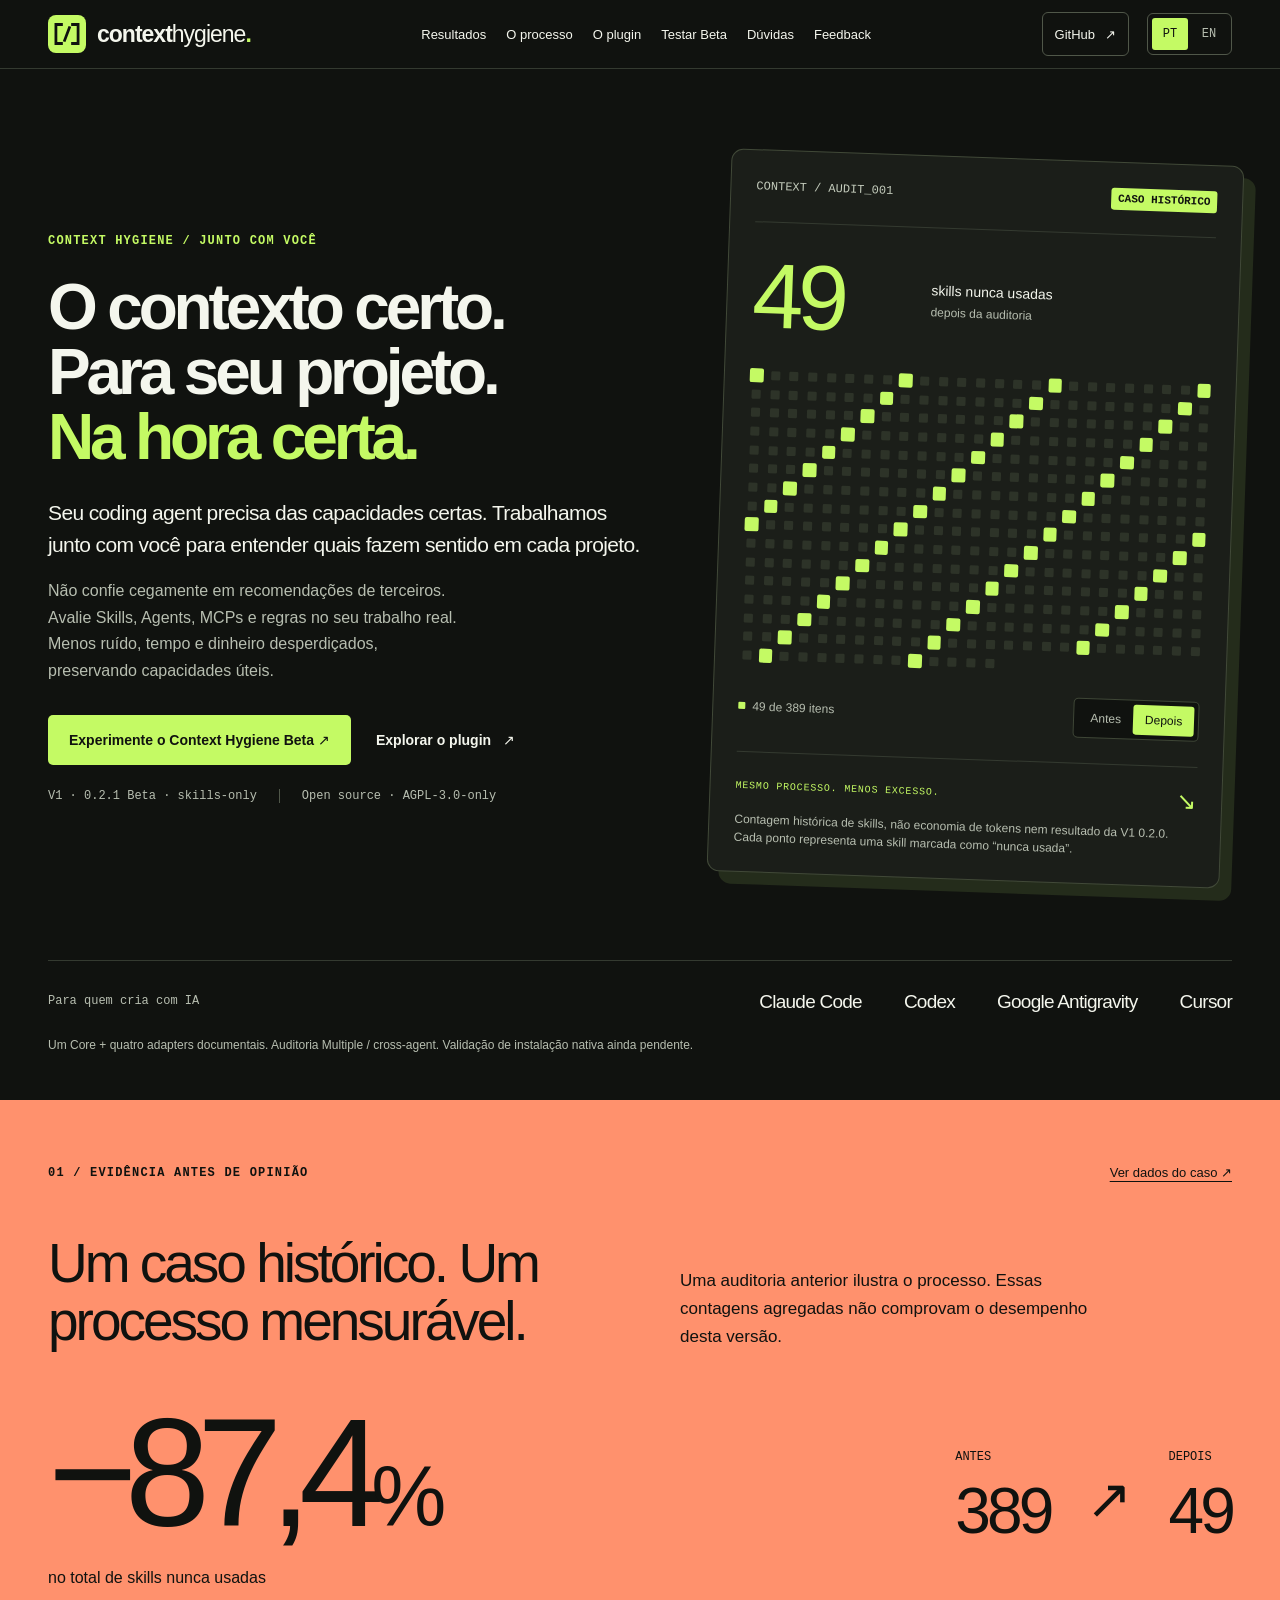
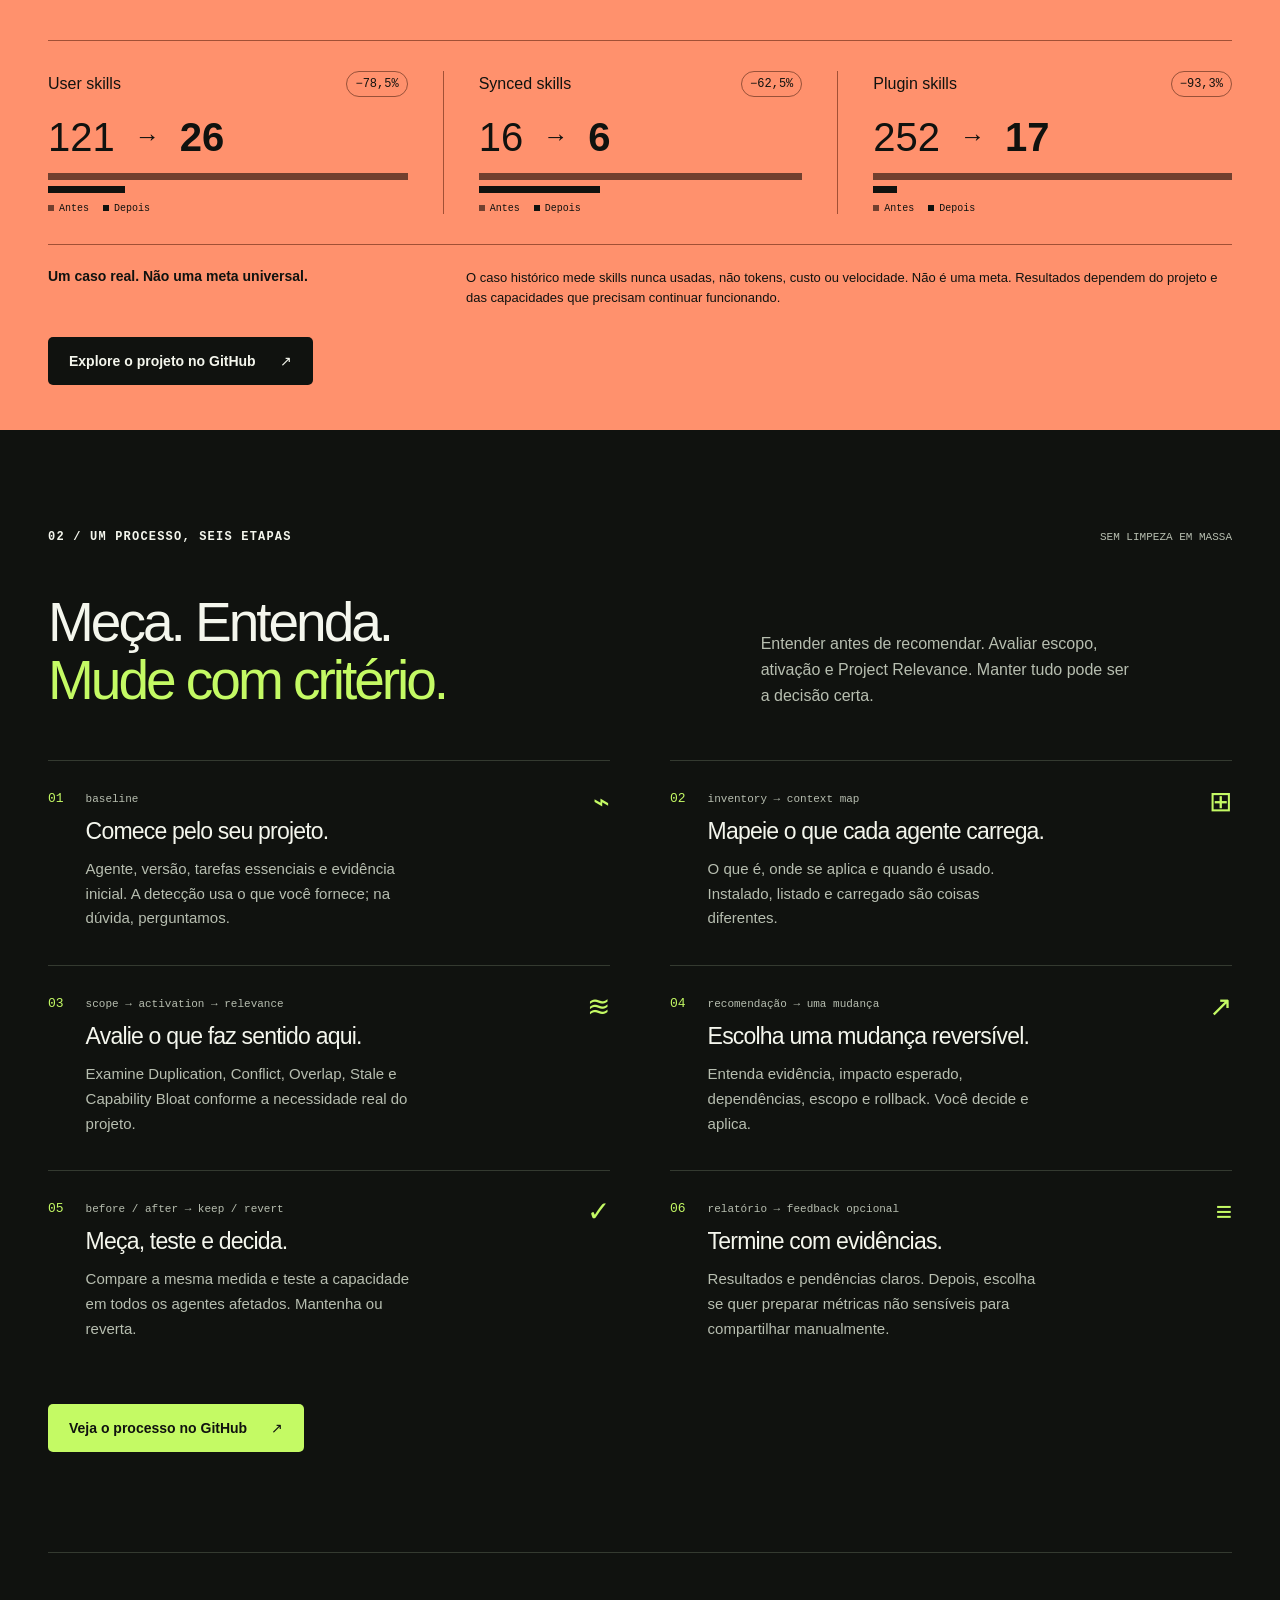
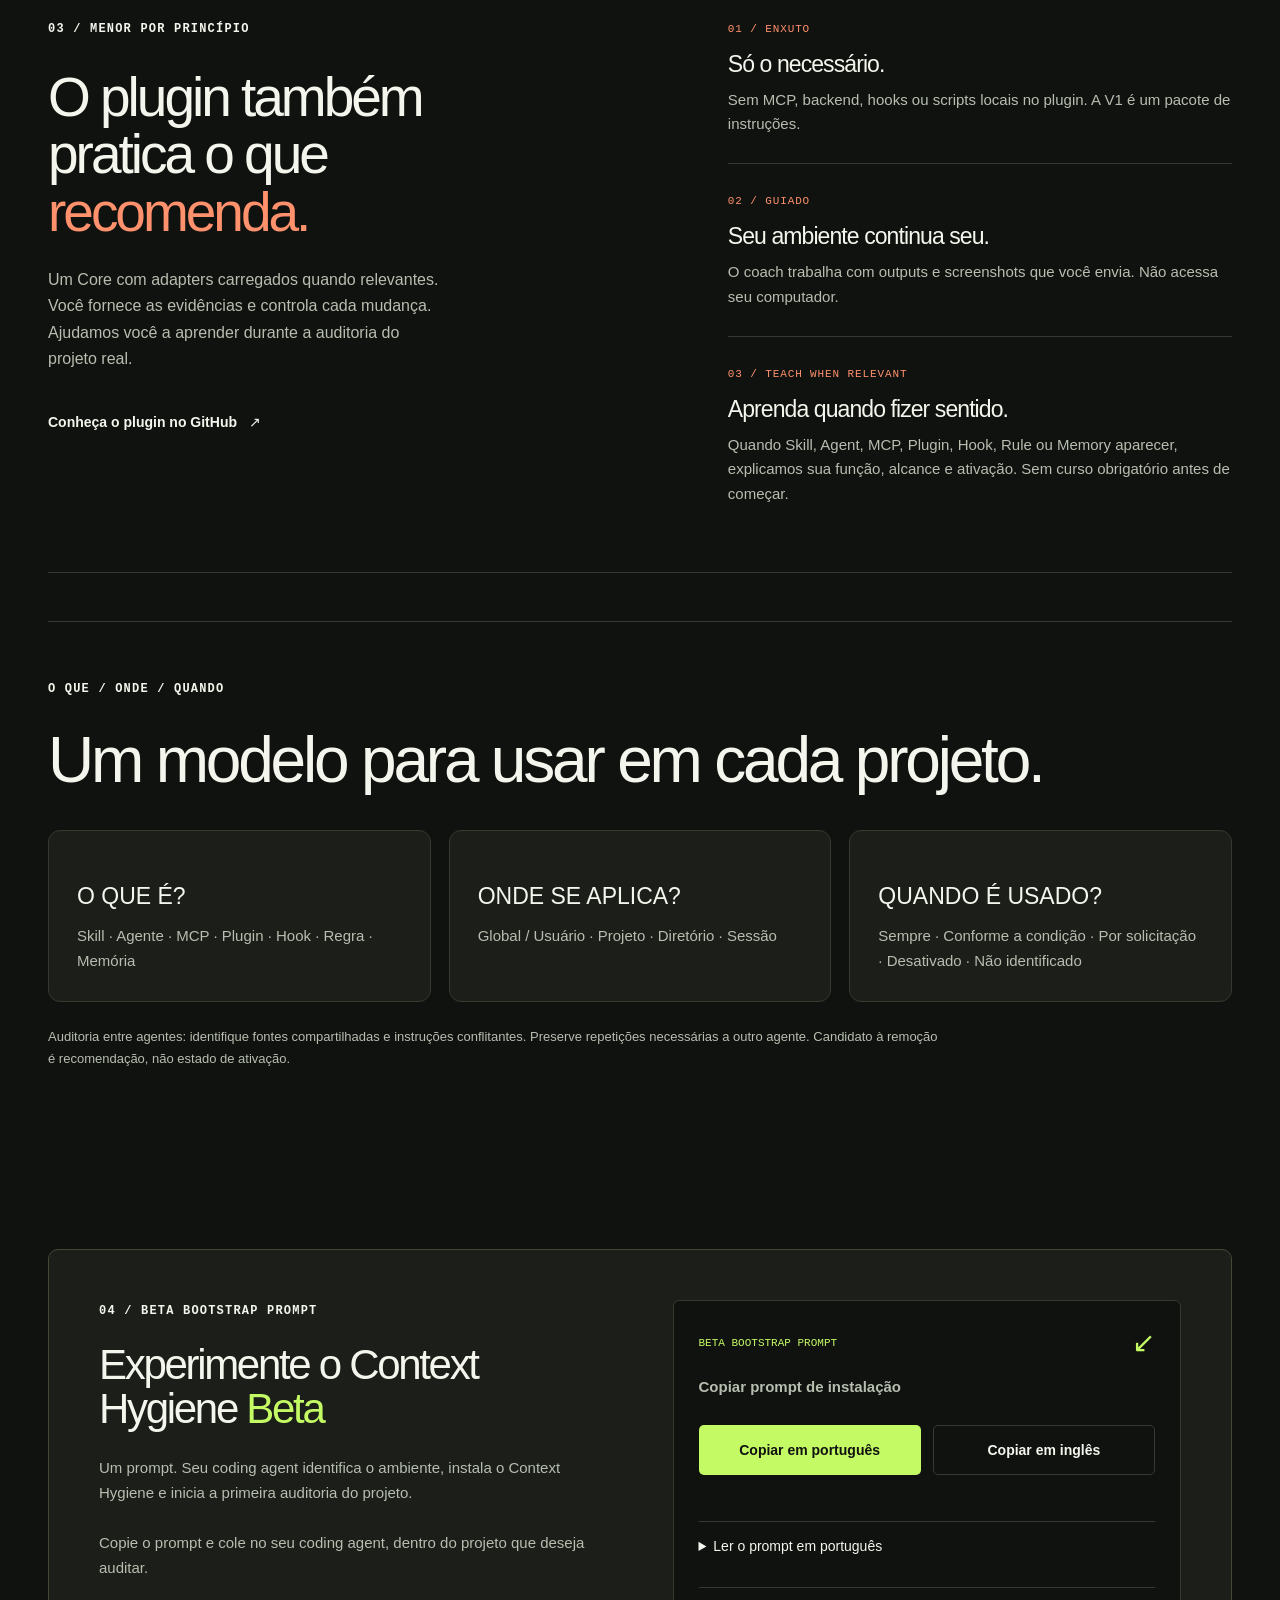
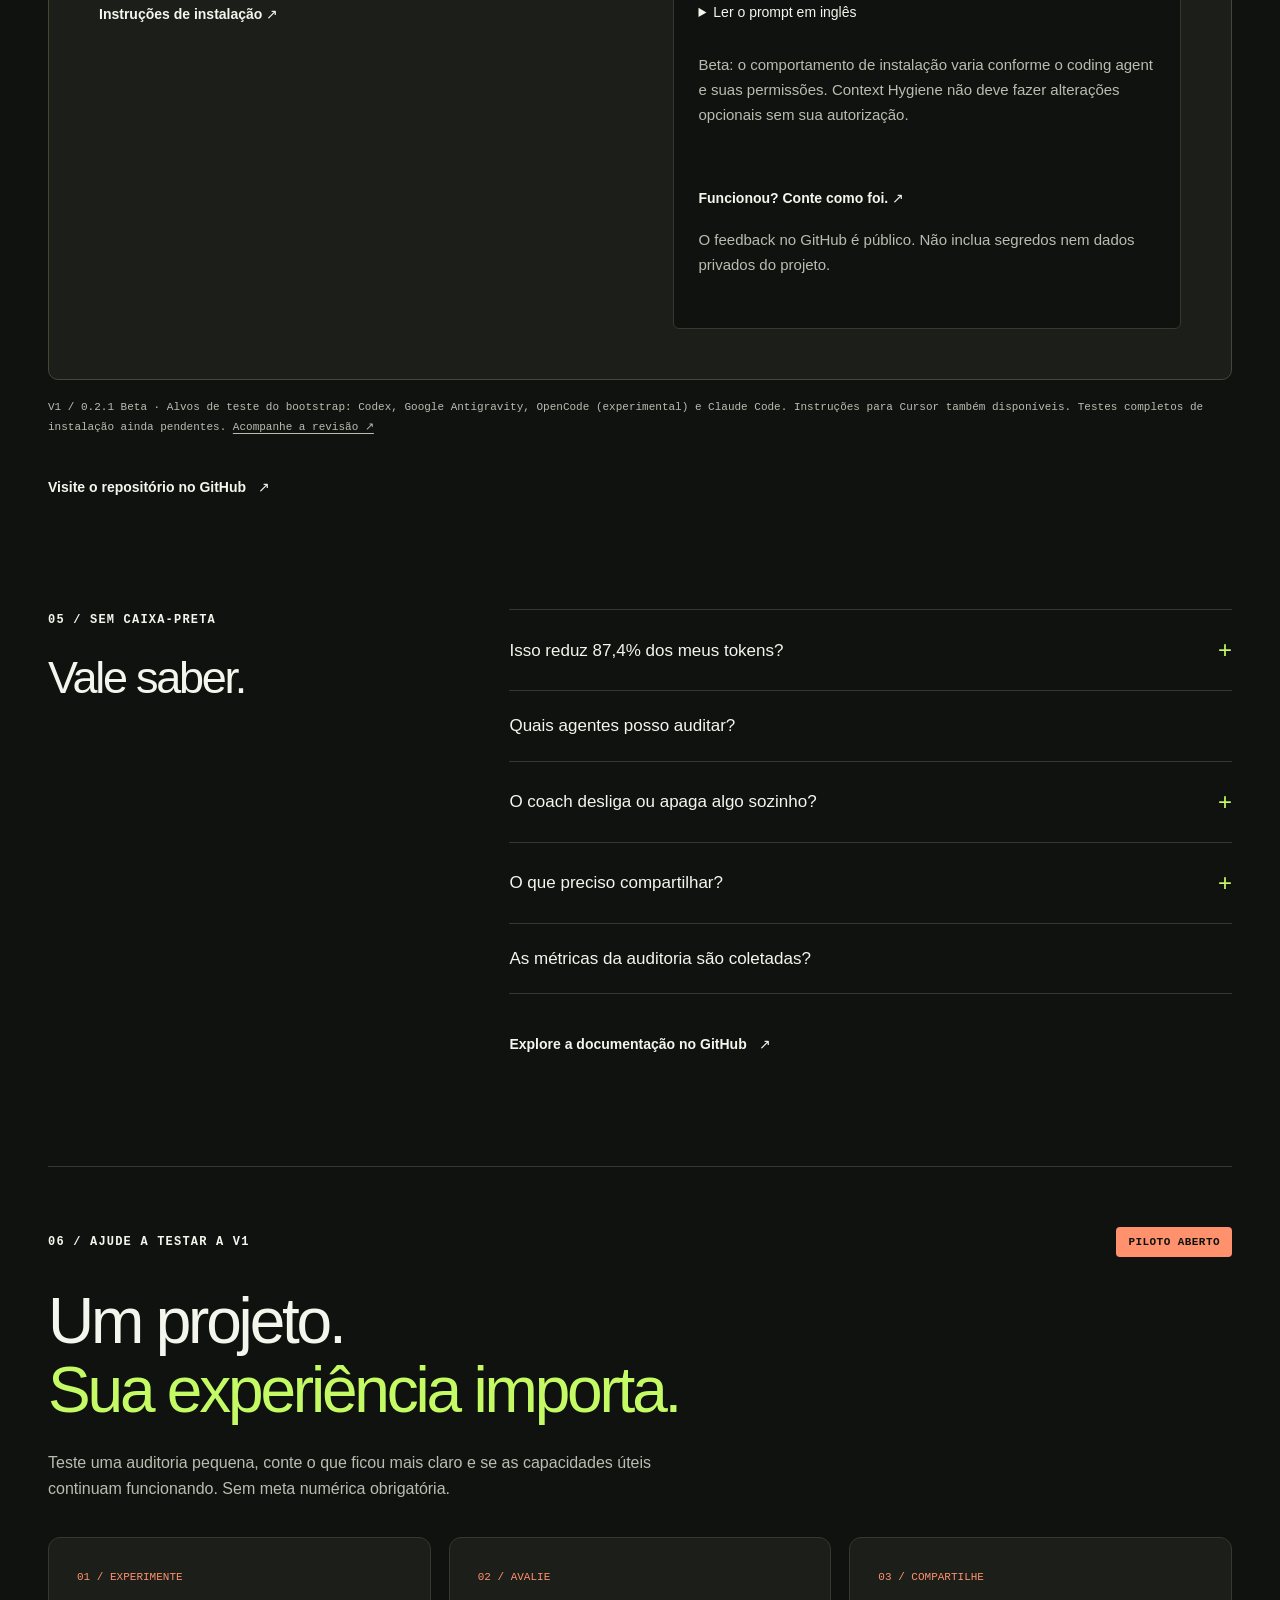
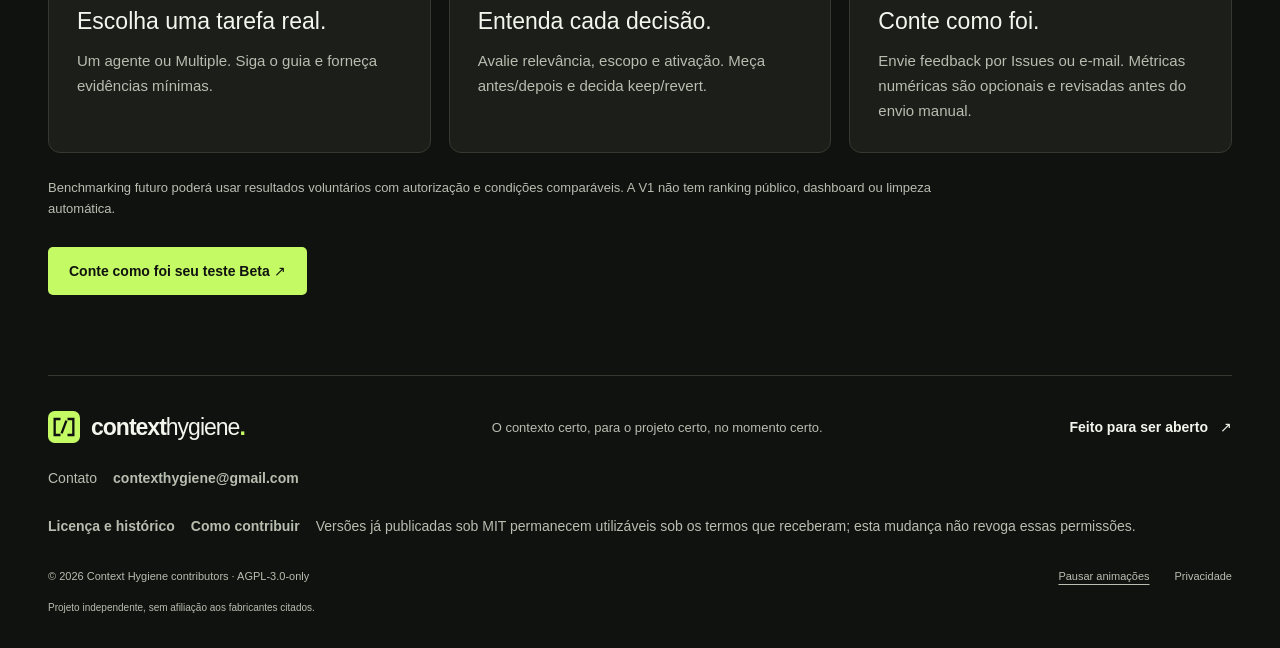
<file: docs/index.html>
<!doctype html>

<html lang="pt-BR">
  <head>
    <meta charset="utf-8" />
    <!-- Google tag (gtag.js) -->
    <script
      async=""
      src="https://www.googletagmanager.com/gtag/js?id=G-0B847D49P5"
    ></script>
    <script>
      window.dataLayer = window.dataLayer || [];
      function gtag() {
        dataLayer.push(arguments);
      }
      gtag("js", new Date());
      gtag("config", "G-0B847D49P5");
    </script>
    <meta
      content="hh9N2sSiapi07nBoRIc9BzOGK0uihIUKK_z2fYuZ2ms"
      name="google-site-verification"
    />
    <meta content="width=device-width, initial-scale=1" name="viewport" />
    <meta content="#10120f" name="theme-color" />
    <title>Context Hygiene — O contexto certo, para o projeto certo.</title>
    <meta
      content="Coach de contexto para coding agents. Trabalhamos junto com você para avaliar Skills, Agents e MCPs em cada projeto. Claude Code, Codex, Google Antigravity e Cursor."
      name="description"
    />
    <meta
      content="Context Hygiene — O contexto certo, para o projeto certo."
      property="og:title"
    />
    <meta
      content="Coach de contexto para coding agents. Trabalhamos junto com você para avaliar Skills, Agents e MCPs em cada projeto. Claude Code, Codex, Google Antigravity e Cursor."
      property="og:description"
    />
    <meta content="Context Hygiene" property="og:site_name" />
    <meta
      content="https://tonymontezuma.github.io/Context-Hygiene/assets/og-pt.png"
      property="og:image"
    />
    <meta
      content="https://tonymontezuma.github.io/Context-Hygiene/assets/og-pt.png"
      property="og:image:secure_url"
    />
    <meta content="image/png" property="og:image:type" />
    <meta content="1200" property="og:image:width" />
    <meta content="630" property="og:image:height" />
    <meta
      content="Context Hygiene em verde-lima e coral. Menos ruído. Mais contexto para criar. Caso real: 389 para 49 skills nunca usadas, redução de 87,4%."
      property="og:image:alt"
    />
    <meta content="summary_large_image" name="twitter:card" />
    <meta
      content="Context Hygiene — O contexto certo, para o projeto certo."
      name="twitter:title"
    />
    <meta
      content="Coach de contexto para coding agents. Trabalhamos junto com você para avaliar Skills, Agents e MCPs em cada projeto. Claude Code, Codex, Google Antigravity e Cursor."
      name="twitter:description"
    />
    <meta
      content="https://tonymontezuma.github.io/Context-Hygiene/assets/og-pt.png"
      name="twitter:image"
    />
    <meta
      content="Context Hygiene em verde-lima e coral. Menos ruído. Mais contexto para criar. Caso real: 389 para 49 skills nunca usadas, redução de 87,4%."
      name="twitter:image:alt"
    />
    <meta content="website" property="og:type" />
    <meta content="pt_BR" property="og:locale" />
    <meta
      content="https://tonymontezuma.github.io/Context-Hygiene/"
      property="og:url"
    />
    <link
      href="https://tonymontezuma.github.io/Context-Hygiene/"
      rel="canonical"
    />
    <link
      href="https://tonymontezuma.github.io/Context-Hygiene/"
      hreflang="pt-BR"
      rel="alternate"
    />
    <link
      href="https://tonymontezuma.github.io/Context-Hygiene/en/"
      hreflang="en"
      rel="alternate"
    />
    <link
      href="https://tonymontezuma.github.io/Context-Hygiene/"
      hreflang="x-default"
      rel="alternate"
    />
    <meta content="en_US" property="og:locale:alternate" />
    <link href="assets/mark.svg" rel="icon" type="image/svg+xml" />
    <link href="styles.css" rel="stylesheet" />
    <script defer="" src="app.js"></script>
  </head>
  <body>
    <a class="skip-link" href="#conteudo">Pular para o conteúdo</a>
    <header class="site-header">
      <div class="header wrap">
        <a aria-label="Context Hygiene, início" class="brand" href="#"
          ><img alt="" height="38" src="assets/mark.svg" width="38" /><span
            >context<span class="brand-light">hygiene</span
            ><span class="brand-period">.</span></span
          ></a
        >
        <button
          aria-controls="section-menu"
          aria-expanded="false"
          aria-label="Abrir menu"
          class="menu-toggle"
          hidden=""
          type="button"
        >
          <span></span><span></span><span></span>
        </button>
        <nav
          aria-label="Navegação principal"
          class="main-nav"
          id="section-menu"
        >
          <a href="#resultados">Resultados</a>
          <a href="#processo">O processo</a>
          <a href="#plugin">O plugin</a>
          <a href="#comecar">Testar Beta</a>
          <a href="#duvidas">Dúvidas</a>
          <a href="#v2">Feedback</a>
        </nav>
        <a
          class="nav-github"
          href="https://github.com/tonymontezuma/Context-Hygiene"
          >GitHub <span aria-hidden="true">↗</span></a
        >
        <nav aria-label="Idioma da página" class="language-switch">
          <a
            aria-current="page"
            aria-label="Português"
            href="./"
            hreflang="pt-BR"
            lang="pt-BR"
            >PT</a
          >
          <a aria-label="English" href="en/" hreflang="en" lang="en">EN</a>
        </nav>
      </div>
    </header>
    <main id="conteudo">
      <section aria-labelledby="hero-title" class="hero wrap">
        <div class="hero-copy">
          <div class="eyebrow">CONTEXT HYGIENE / JUNTO COM VOCÊ</div>
          <h1 id="hero-title">
            O contexto certo.<br />Para seu projeto.<br /><span
              >Na hora certa.</span
            >
          </h1>
          <p class="hero-description">
            Seu coding agent precisa das capacidades certas. Trabalhamos junto
            com você para entender quais fazem sentido em cada projeto.
          </p>
          <p class="hero-detail">
            Não confie cegamente em recomendações de terceiros. Avalie Skills,
            Agents, MCPs e regras no seu trabalho real. Menos ruído, tempo e
            dinheiro desperdiçados, preservando capacidades úteis.
          </p>
          <div class="hero-actions">
            <a class="button button-lime" href="#comecar"
              >Experimente o Context Hygiene Beta ↗</a
            ><a
              class="text-link"
              href="https://github.com/tonymontezuma/Context-Hygiene"
              >Explorar o plugin <span aria-hidden="true">↗</span></a
            >
          </div>
          <div class="hero-meta">
            <span>V1 · 0.2.1 Beta · skills-only</span
            ><span>Open source · AGPL-3.0-only</span>
          </div>
        </div>
        <div
          aria-label="Visualização do caso real de 389 para 49 skills nunca usadas"
          class="context-visual"
        >
          <div class="visual-head">
            <span class="mono">CONTEXT / AUDIT_001</span
            ><span class="visual-tag">CASO HISTÓRICO</span>
          </div>
          <div class="visual-number">
            <span id="visual-count">49</span
            ><span class="visual-number-caption"
              >skills nunca usadas<br /><span id="visual-state"
                >depois da auditoria</span
              ></span
            >
          </div>
          <div aria-hidden="true" class="context-grid" id="context-grid"></div>
          <noscript
            ><p class="no-js-visual">
              389 antes <span aria-hidden="true">→</span> 49 depois<br />340
              itens a menos no indicador.
            </p></noscript
          >
          <div class="visual-bottom">
            <span
              ><i aria-hidden="true" class="legend-dot"></i
              ><span id="visual-legend">49 de 389 itens</span></span
            >
            <div
              aria-label="Alternar visualização do caso"
              class="segmented"
              hidden=""
              role="group"
            >
              <button aria-pressed="false" data-view="before" type="button">
                Antes</button
              ><button aria-pressed="true" data-view="after" type="button">
                Depois
              </button>
            </div>
          </div>
          <div class="visual-foot">
            <span class="mono">MESMO PROCESSO. MENOS EXCESSO.</span
            ><span aria-hidden="true">↘</span>
          </div>
          <p class="visual-caption">
            Contagem histórica de skills, não economia de tokens nem resultado
            da V1 0.2.0. Cada ponto representa uma skill marcada como “nunca
            usada”.
          </p>
        </div>
      </section>
      <div class="audience wrap">
        <p>Para quem cria com IA</p>
        <div>
          <span>Claude Code</span><span>Codex</span
          ><span>Google Antigravity</span><span>Cursor</span>
        </div>
        <p class="audience-note">
          Um Core + quatro adapters documentais. Auditoria Multiple /
          cross-agent. Validação de instalação nativa ainda pendente.
        </p>
      </div>
      <section aria-labelledby="results-title" class="results" id="resultados">
        <div class="wrap">
          <div class="section-top">
            <span class="eyebrow">01 / EVIDÊNCIA ANTES DE OPINIÃO</span
            ><a
              href="https://github.com/tonymontezuma/Context-Hygiene/blob/main/skills/audit-context/references/benchmark.md"
              >Ver dados do caso <span aria-hidden="true">↗</span></a
            >
          </div>
          <div class="result-intro">
            <h2 id="results-title">
              Um caso histórico. Um processo mensurável.
            </h2>
            <p>
              Uma auditoria anterior ilustra o processo. Essas contagens
              agregadas não comprovam o desempenho desta versão.
            </p>
          </div>
          <div class="big-result">
            <div>
              <strong>−87,4<span>%</span></strong>
              <p>no total de skills nunca usadas</p>
            </div>
            <div class="result-equation">
              <div><span>ANTES</span><strong>389</strong></div>
              <span aria-hidden="true" class="equation-arrow">↗</span>
              <div><span>DEPOIS</span><strong>49</strong></div>
            </div>
          </div>
          <div class="result-breakdown">
            <article class="metric">
              <div class="metric-top">
                <h3>User skills</h3>
                <span>−78,5%</span>
              </div>
              <p>
                <span>121</span
                ><span aria-hidden="true" class="metric-arrow">→</span
                ><strong>26</strong>
              </p>
              <div aria-hidden="true" class="bar-pair">
                <div class="bar-before"></div>
                <div class="bar-after" style="--bar: 21.49%"></div>
              </div>
              <div class="bar-labels">
                <span>Antes</span><span>Depois</span>
              </div>
            </article>
            <article class="metric">
              <div class="metric-top">
                <h3>Synced skills</h3>
                <span>−62,5%</span>
              </div>
              <p>
                <span>16</span
                ><span aria-hidden="true" class="metric-arrow">→</span
                ><strong>6</strong>
              </p>
              <div aria-hidden="true" class="bar-pair">
                <div class="bar-before"></div>
                <div class="bar-after" style="--bar: 37.5%"></div>
              </div>
              <div class="bar-labels">
                <span>Antes</span><span>Depois</span>
              </div>
            </article>
            <article class="metric">
              <div class="metric-top">
                <h3>Plugin skills</h3>
                <span>−93,3%</span>
              </div>
              <p>
                <span>252</span
                ><span aria-hidden="true" class="metric-arrow">→</span
                ><strong>17</strong>
              </p>
              <div aria-hidden="true" class="bar-pair">
                <div class="bar-before"></div>
                <div class="bar-after" style="--bar: 6.75%"></div>
              </div>
              <div class="bar-labels">
                <span>Antes</span><span>Depois</span>
              </div>
            </article>
          </div>
          <div class="result-note">
            <strong>Um caso real. Não uma meta universal.</strong>
            <p>
              O caso histórico mede skills nunca usadas, não tokens, custo ou
              velocidade. Não é uma meta. Resultados dependem do projeto e das
              capacidades que precisam continuar funcionando.
            </p>
          </div>
          <div class="section-cta">
            <a
              class="button button-dark"
              href="https://github.com/tonymontezuma/Context-Hygiene"
              >Explore o projeto no GitHub <span aria-hidden="true">↗</span></a
            >
          </div>
        </div>
      </section>
      <section
        aria-labelledby="method-title"
        class="method wrap section-space"
        id="processo"
      >
        <div class="section-top">
          <span class="eyebrow">02 / UM PROCESSO, SEIS ETAPAS</span
          ><span class="mono small-tag">SEM LIMPEZA EM MASSA</span>
        </div>
        <div class="method-heading">
          <h2 id="method-title">
            Meça. Entenda.<br /><span class="lime-text"
              >Mude com critério.</span
            >
          </h2>
          <p>
            Entender antes de recomendar. Avaliar escopo, ativação e Project
            Relevance. Manter tudo pode ser a decisão certa.
          </p>
        </div>
        <ol class="steps">
          <li>
            <span class="step-number">01</span>
            <div>
              <span class="step-code">baseline</span>
              <h3>Comece pelo seu projeto.</h3>
              <p>
                Agente, versão, tarefas essenciais e evidência inicial. A
                detecção usa o que você fornece; na dúvida, perguntamos.
              </p>
            </div>
            <span aria-hidden="true" class="step-symbol">⌁</span>
          </li>
          <li>
            <span class="step-number">02</span>
            <div>
              <span class="step-code">inventory → context map</span>
              <h3>Mapeie o que cada agente carrega.</h3>
              <p>
                O que é, onde se aplica e quando é usado. Instalado, listado e
                carregado são coisas diferentes.
              </p>
            </div>
            <span aria-hidden="true" class="step-symbol">⊞</span>
          </li>
          <li>
            <span class="step-number">03</span>
            <div>
              <span class="step-code">scope → activation → relevance</span>
              <h3>Avalie o que faz sentido aqui.</h3>
              <p>
                Examine Duplication, Conflict, Overlap, Stale e Capability Bloat
                conforme a necessidade real do projeto.
              </p>
            </div>
            <span aria-hidden="true" class="step-symbol">≋</span>
          </li>
          <li>
            <span class="step-number">04</span>
            <div>
              <span class="step-code">recomendação → uma mudança</span>
              <h3>Escolha uma mudança reversível.</h3>
              <p>
                Entenda evidência, impacto esperado, dependências, escopo e
                rollback. Você decide e aplica.
              </p>
            </div>
            <span aria-hidden="true" class="step-symbol">↗</span>
          </li>
          <li>
            <span class="step-number">05</span>
            <div>
              <span class="step-code">before / after → keep / revert</span>
              <h3>Meça, teste e decida.</h3>
              <p>
                Compare a mesma medida e teste a capacidade em todos os agentes
                afetados. Mantenha ou reverta.
              </p>
            </div>
            <span aria-hidden="true" class="step-symbol">✓</span>
          </li>
          <li>
            <span class="step-number">06</span>
            <div>
              <span class="step-code">relatório → feedback opcional</span>
              <h3>Termine com evidências.</h3>
              <p>
                Resultados e pendências claros. Depois, escolha se quer preparar
                métricas não sensíveis para compartilhar manualmente.
              </p>
            </div>
            <span aria-hidden="true" class="step-symbol">≡</span>
          </li>
        </ol>
        <div class="section-cta">
          <a
            class="button button-lime"
            href="https://github.com/tonymontezuma/Context-Hygiene"
            >Veja o processo no GitHub <span aria-hidden="true">↗</span></a
          >
        </div>
      </section>
      <section
        aria-labelledby="principles-title"
        class="principles wrap"
        id="plugin"
      >
        <div class="principle-statement">
          <span class="eyebrow">03 / MENOR POR PRINCÍPIO</span>
          <h2 id="principles-title">
            O plugin também<br />pratica o que<br /><span class="coral-text"
              >recomenda.</span
            >
          </h2>
          <p>
            Um Core com adapters carregados quando relevantes. Você fornece as
            evidências e controla cada mudança. Ajudamos você a aprender durante
            a auditoria do projeto real.
          </p>
          <div class="section-cta">
            <a
              class="text-link"
              href="https://github.com/tonymontezuma/Context-Hygiene"
              >Conheça o plugin no GitHub <span aria-hidden="true">↗</span></a
            >
          </div>
        </div>
        <div class="principle-details">
          <article>
            <span class="principle-label">01 / ENXUTO</span>
            <h3>Só o necessário.</h3>
            <p>
              Sem MCP, backend, hooks ou scripts locais no plugin. A V1 é um
              pacote de instruções.
            </p>
          </article>
          <article>
            <span class="principle-label">02 / GUIADO</span>
            <h3>Seu ambiente continua seu.</h3>
            <p>
              O coach trabalha com outputs e screenshots que você envia. Não
              acessa seu computador.
            </p>
          </article>
          <article>
            <span class="principle-label">03 / TEACH WHEN RELEVANT</span>
            <h3>Aprenda quando fizer sentido.</h3>
            <p>
              Quando Skill, Agent, MCP, Plugin, Hook, Rule ou Memory aparecer,
              explicamos sua função, alcance e ativação. Sem curso obrigatório
              antes de começar.
            </p>
          </article>
        </div>
      </section>
      <section aria-labelledby="map-title" class="roadmap wrap mental-model">
        <div class="roadmap-heading">
          <span class="eyebrow">O QUE / ONDE / QUANDO</span>
        </div>
        <h2 id="map-title">Um modelo para usar em cada projeto.</h2>
        <div class="roadmap-grid">
          <article>
            <h3>O QUE É?</h3>
            <p>Skill · Agente · MCP · Plugin · Hook · Regra · Memória</p>
          </article>
          <article>
            <h3>ONDE SE APLICA?</h3>
            <p>Global / Usuário · Projeto · Diretório · Sessão</p>
          </article>
          <article>
            <h3>QUANDO É USADO?</h3>
            <p>
              Sempre · Conforme a condição · Por solicitação · Desativado · Não
              identificado
            </p>
          </article>
        </div>
        <p class="roadmap-note">
          Auditoria entre agentes: identifique fontes compartilhadas e
          instruções conflitantes. Preserve repetições necessárias a outro
          agente. Candidato à remoção é recomendação, não estado de ativação.
        </p>
      </section>
      <section
        aria-labelledby="start-title"
        class="start-section wrap section-space"
        id="comecar"
      >
        <div class="start-card bootstrap-card">
          <div>
            <span class="eyebrow">04 / BETA BOOTSTRAP PROMPT</span>
            <h2 id="start-title">
              Experimente o Context Hygiene <span>Beta</span>
            </h2>
            <p>
              Um prompt. Seu coding agent identifica o ambiente, instala o
              Context Hygiene e inicia a primeira auditoria do projeto.
            </p>
            <p>
              Copie o prompt e cole no seu coding agent, dentro do projeto que
              deseja auditar.
            </p>
            <a
              class="text-link"
              href="https://github.com/tonymontezuma/Context-Hygiene/blob/main/INSTALL.md"
              >Instruções de instalação ↗</a
            >
          </div>
          <div class="prompt-card">
            <div class="prompt-top">
              <span class="mono">BETA BOOTSTRAP PROMPT</span
              ><span aria-hidden="true">↙</span>
            </div>
            <p class="bootstrap-label">Copiar prompt de instalação</p>
            <div class="bootstrap-actions">
              <button
                class="button button-lime"
                data-copy-prompt="bootstrap-pt"
                hidden=""
                type="button"
              >
                Copiar em português</button
              ><button
                class="button button-dark"
                data-copy-prompt="bootstrap-en"
                hidden=""
                type="button"
              >
                Copiar em inglês
              </button>
            </div>
            <p
              aria-live="polite"
              class="copy-status"
              id="copy-status"
              role="status"
            ></p>
            <details class="bootstrap-preview">
              <summary>Ler o prompt em português</summary>
              <pre id="bootstrap-pt" lang="pt-BR" tabindex="0">
Quero instalar e testar o Context Hygiene neste projeto.

Use exclusivamente o repositório oficial do Context Hygiene como fonte de instalação e documentação:
https://github.com/tonymontezuma/Context-Hygiene.git

Identifique automaticamente o ambiente em que você está executando e siga as instruções de instalação do Context Hygiene correspondentes a essa plataforma.

Não presuma que Skills, Agents, MCPs, Plugins, Rules, Hooks ou instruções já instalados são bons ou ruins. O objetivo é avaliar sua relevância para este projeto.

Não altere, remova, desabilite ou instale componentes opcionais sem minha autorização.

Após instalar e verificar o Context Hygiene, inicie uma auditoria deste projeto.

Quero trabalhar com você durante a auditoria: explique conceitos somente quando forem relevantes, mostre possíveis problemas e benefícios antes de propor mudanças e peça minha autorização antes de qualquer análise ou ação opcional que possa consumir tempo, tokens ou dinheiro.

Comece.</pre>
            </details>
            <details class="bootstrap-preview">
              <summary>Ler o prompt em inglês</summary>
              <pre id="bootstrap-en" lang="en" tabindex="0">
I want to install and test Context Hygiene in this project.

Use only the official Context Hygiene repository as the source for installation and documentation:
https://github.com/tonymontezuma/Context-Hygiene.git

Automatically identify the environment you are running in and follow the Context Hygiene installation instructions for that platform.

Do not assume that any Skills, Agents, MCPs, Plugins, Rules, Hooks or instructions already installed are good or bad. The goal is to assess their relevance to this project.

Do not change, remove, disable or install optional components without my authorization.

After installing and verifying Context Hygiene, start an audit of this project.

I want to work with you during the audit: explain concepts only when relevant, show potential problems and benefits before proposing changes, and ask for my authorization before any optional analysis or action that could consume time, tokens or money.

Begin.</pre>
            </details>
            <p class="bootstrap-warning">
              Beta: o comportamento de instalação varia conforme o coding agent
              e suas permissões. Context Hygiene não deve fazer alterações
              opcionais sem sua autorização.
            </p>
            <a
              class="text-link beta-feedback"
              href="https://github.com/tonymontezuma/Context-Hygiene/issues/new?template=beta-test.yml"
              >Funcionou? Conte como foi. ↗</a
            >
            <p class="bootstrap-privacy">
              O feedback no GitHub é público. Não inclua segredos nem dados
              privados do projeto.
            </p>
          </div>
        </div>
        <p class="release-note">
          V1 / 0.2.1 Beta · Alvos de teste do bootstrap: Codex, Google
          Antigravity, OpenCode (experimental) e Claude Code. Instruções para
          Cursor também disponíveis. Testes completos de instalação ainda
          pendentes.
          <a
            href="https://github.com/tonymontezuma/Context-Hygiene/blob/main/evals/REVIEW.md"
            >Acompanhe a revisão ↗</a
          >
        </p>
        <div class="section-cta">
          <a
            class="text-link"
            href="https://github.com/tonymontezuma/Context-Hygiene"
            >Visite o repositório no GitHub <span aria-hidden="true">↗</span></a
          >
        </div>
      </section>
      <section aria-labelledby="faq-title" class="faq wrap" id="duvidas">
        <div>
          <span class="eyebrow">05 / SEM CAIXA-PRETA</span>
          <h2 id="faq-title">Vale saber.</h2>
        </div>
        <div class="faq-items">
          <details>
            <summary>
              Isso reduz 87,4% dos meus tokens?<span aria-hidden="true">+</span>
            </summary>
            <p>
              Nenhum percentual de economia de tokens foi medido. Os 87,4%
              históricos descrevem a contagem de skills nunca usadas. Tokens,
              tempo e dinheiro exigem medições próprias e comparáveis.
            </p>
          </details>
          <details>
            <summary>Quais agentes posso auditar?</summary>
            <p>
              A V1 inclui adapters documentais para Claude Code, Codex, Google
              Antigravity e Cursor, com modo Multiple. É suporte arquitetural;
              instalação nativa e auditorias completas nos quatro hosts ainda
              precisam ser testadas.
            </p>
          </details>
          <details>
            <summary>
              O coach desliga ou apaga algo sozinho?<span aria-hidden="true"
                >+</span
              >
            </summary>
            <p>
              Durante a auditoria, não: ele usa as evidências que você fornece e
              você aplica as mudanças. O Bootstrap Prompt autoriza instalar o
              próprio Context Hygiene neste projeto, conforme as permissões do
              host. Alterações opcionais exigem sua autorização.
            </p>
          </details>
          <details>
            <summary>
              O que preciso compartilhar?<span aria-hidden="true">+</span>
            </summary>
            <p>
              Compartilhe versão, tarefas essenciais e o menor inventário ou
              screenshot relevante. Oculte segredos antes. Métricas de tokens
              ausentes ficam desconhecidas. As políticas do host continuam
              valendo.
              <a
                href="https://github.com/tonymontezuma/Context-Hygiene/blob/main/PRIVACY.md"
                >Privacidade.</a
              >
            </p>
          </details>
          <details>
            <summary>As métricas da auditoria são coletadas?</summary>
            <p>
              Desligadas por padrão. Após o relatório, você pode optar por
              preparar números não sensíveis, revisar e compartilhar
              manualmente. Sem coletor ou envio automático. O GA4 já existente
              no site é separado das métricas de auditoria.
            </p>
          </details>
          <div class="section-cta">
            <a
              class="text-link"
              href="https://github.com/tonymontezuma/Context-Hygiene"
              >Explore a documentação no GitHub
              <span aria-hidden="true">↗</span></a
            >
          </div>
        </div>
      </section>
      <section aria-labelledby="v2-title" class="roadmap wrap" id="v2">
        <div class="roadmap-heading">
          <span class="eyebrow">06 / AJUDE A TESTAR A V1</span>
          <span class="roadmap-status">PILOTO ABERTO</span>
        </div>
        <h2 id="v2-title">
          Um projeto.<br /><span>Sua experiência importa.</span>
        </h2>
        <p class="roadmap-intro">
          Teste uma auditoria pequena, conte o que ficou mais claro e se as
          capacidades úteis continuam funcionando. Sem meta numérica
          obrigatória.
        </p>
        <div class="roadmap-grid">
          <article>
            <span class="mono roadmap-number">01 / EXPERIMENTE</span>
            <h3>Escolha uma tarefa real.</h3>
            <p>
              Um agente ou Multiple. Siga o guia e forneça evidências mínimas.
            </p>
          </article>
          <article>
            <span class="mono roadmap-number">02 / AVALIE</span>
            <h3>Entenda cada decisão.</h3>
            <p>
              Avalie relevância, escopo e ativação. Meça antes/depois e decida
              keep/revert.
            </p>
          </article>
          <article>
            <span class="mono roadmap-number">03 / COMPARTILHE</span>
            <h3>Conte como foi.</h3>
            <p>
              Envie feedback por Issues ou e-mail. Métricas numéricas são
              opcionais e revisadas antes do envio manual.
            </p>
          </article>
        </div>
        <p class="roadmap-note">
          Benchmarking futuro poderá usar resultados voluntários com autorização
          e condições comparáveis. A V1 não tem ranking público, dashboard ou
          limpeza automática.
        </p>
        <div class="section-cta">
          <a
            class="button button-lime"
            href="https://github.com/tonymontezuma/Context-Hygiene/issues/new?template=beta-test.yml"
            >Conte como foi seu teste Beta ↗</a
          >
        </div>
      </section>
    </main>
    <footer class="footer wrap">
      <div class="footer-main">
        <a class="brand" href="#"
          ><img alt="" height="32" src="assets/mark.svg" width="32" /><span
            >context<span class="brand-light">hygiene</span
            ><span class="brand-period">.</span></span
          ></a
        >
        <p>O contexto certo, para o projeto certo, no momento certo.</p>
        <a
          class="text-link"
          href="https://github.com/tonymontezuma/Context-Hygiene"
          >Feito para ser aberto <span aria-hidden="true">↗</span></a
        >
      </div>
      <p class="footer-contact">
        <span>Contato</span>
        <a class="text-link" href="mailto:contexthygiene@gmail.com"
          >contexthygiene@gmail.com</a
        >
      </p>
      <p class="footer-contact">
        <a
          class="text-link"
          href="https://github.com/tonymontezuma/Context-Hygiene/blob/main/LICENSING.md"
          >Licença e histórico</a
        >
        <a
          class="text-link"
          href="https://github.com/tonymontezuma/Context-Hygiene/blob/main/CONTRIBUTING.md"
          >Como contribuir</a
        >
        <span
          >Versões já publicadas sob MIT permanecem utilizáveis sob os termos
          que receberam; esta mudança não revoga essas permissões.</span
        >
      </p>
      <div class="footer-bottom">
        <span>© 2026 Context Hygiene contributors · AGPL-3.0-only</span>
        <div>
          <button
            aria-pressed="false"
            hidden=""
            id="motion-toggle"
            type="button"
          >
            Pausar animações</button
          ><a
            href="https://github.com/tonymontezuma/Context-Hygiene/blob/main/PRIVACY.md"
            >Privacidade</a
          >
        </div>
        <span
          >Projeto independente, sem afiliação aos fabricantes citados.</span
        >
      </div>
    </footer>
  </body>
</html>
</file>
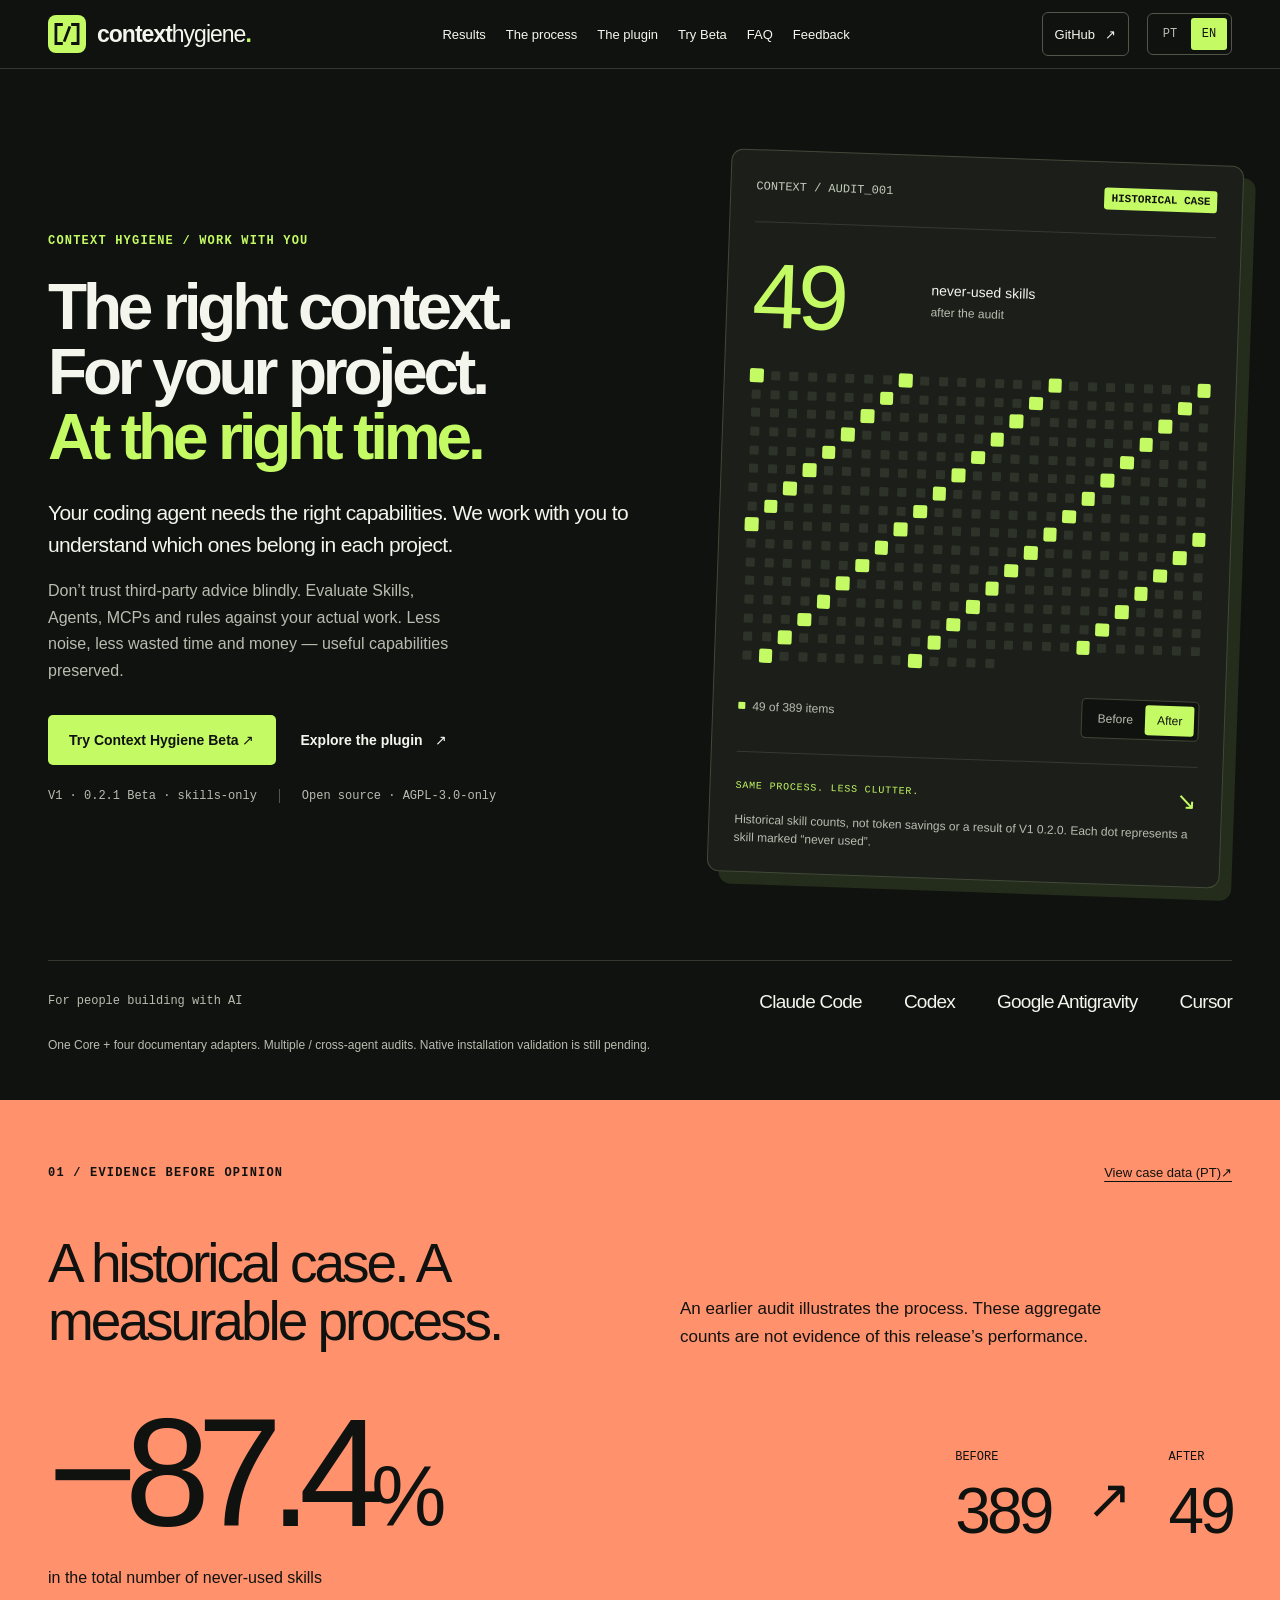
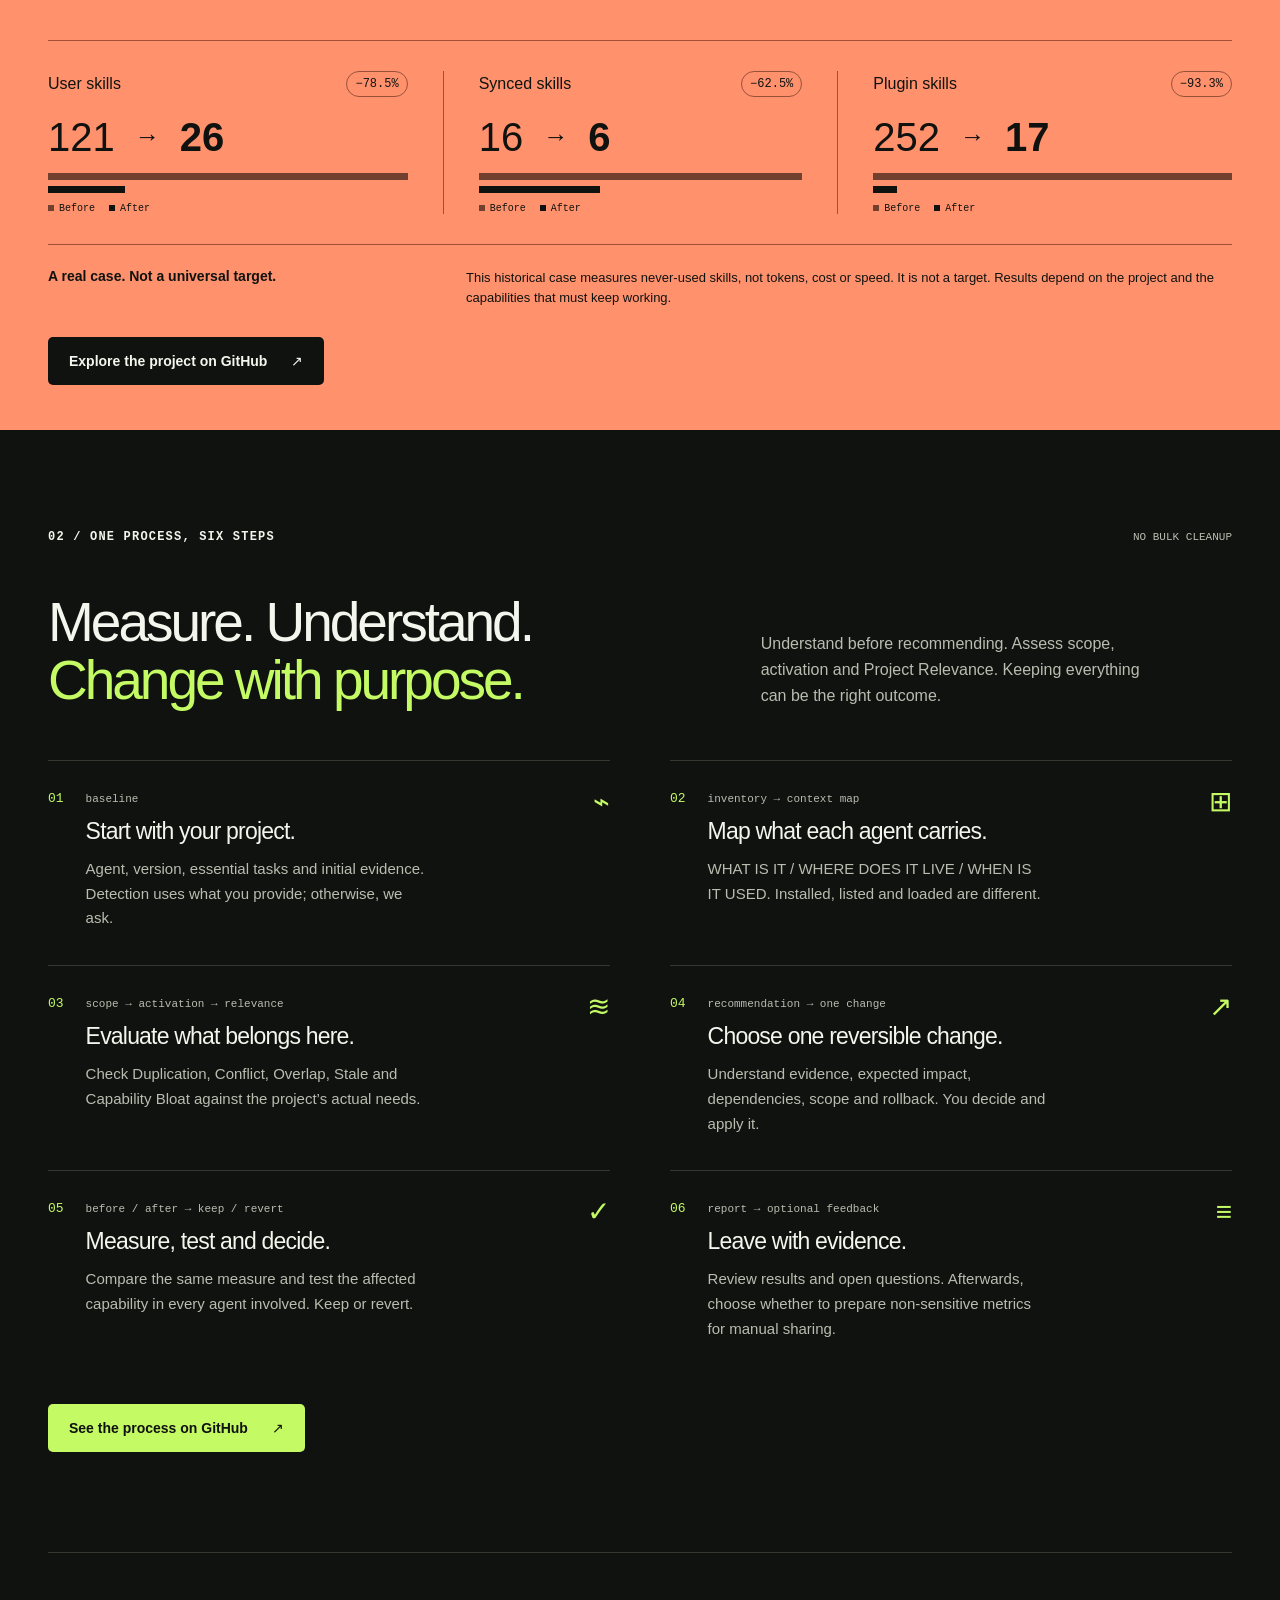
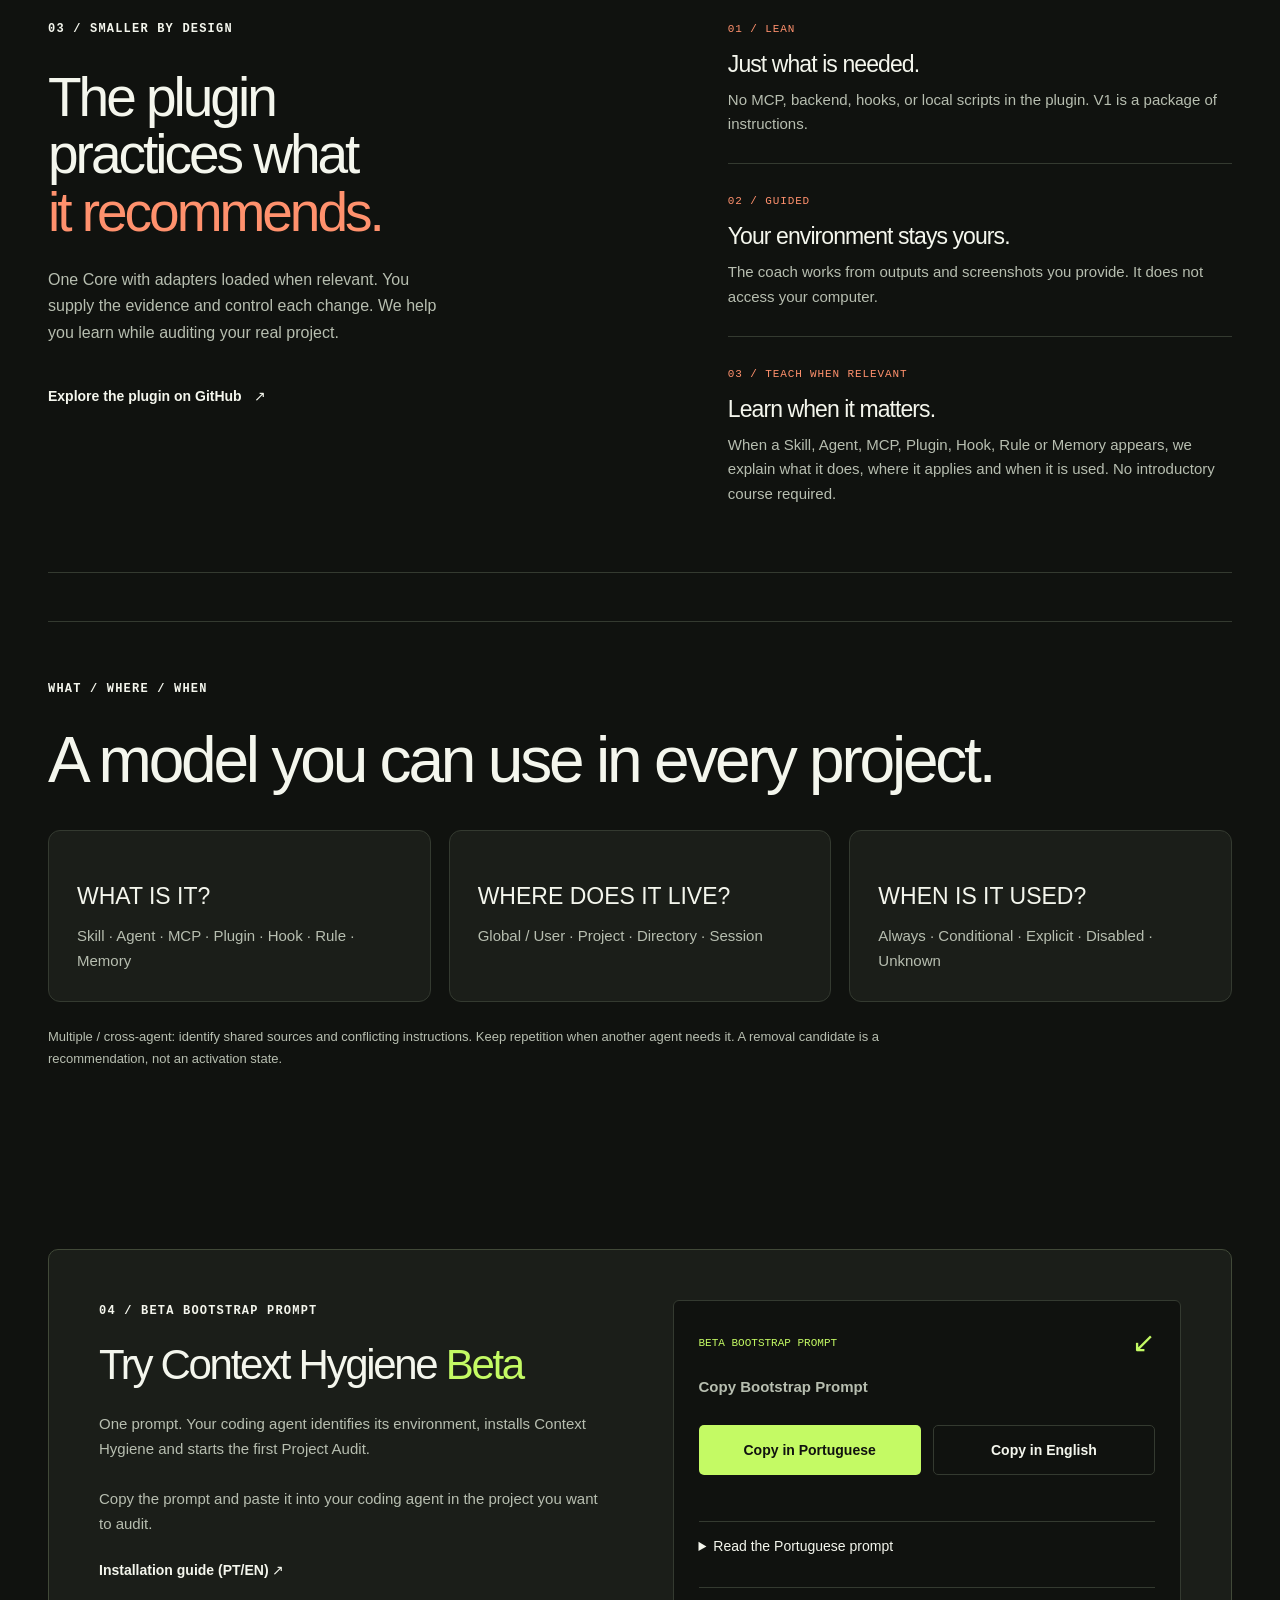
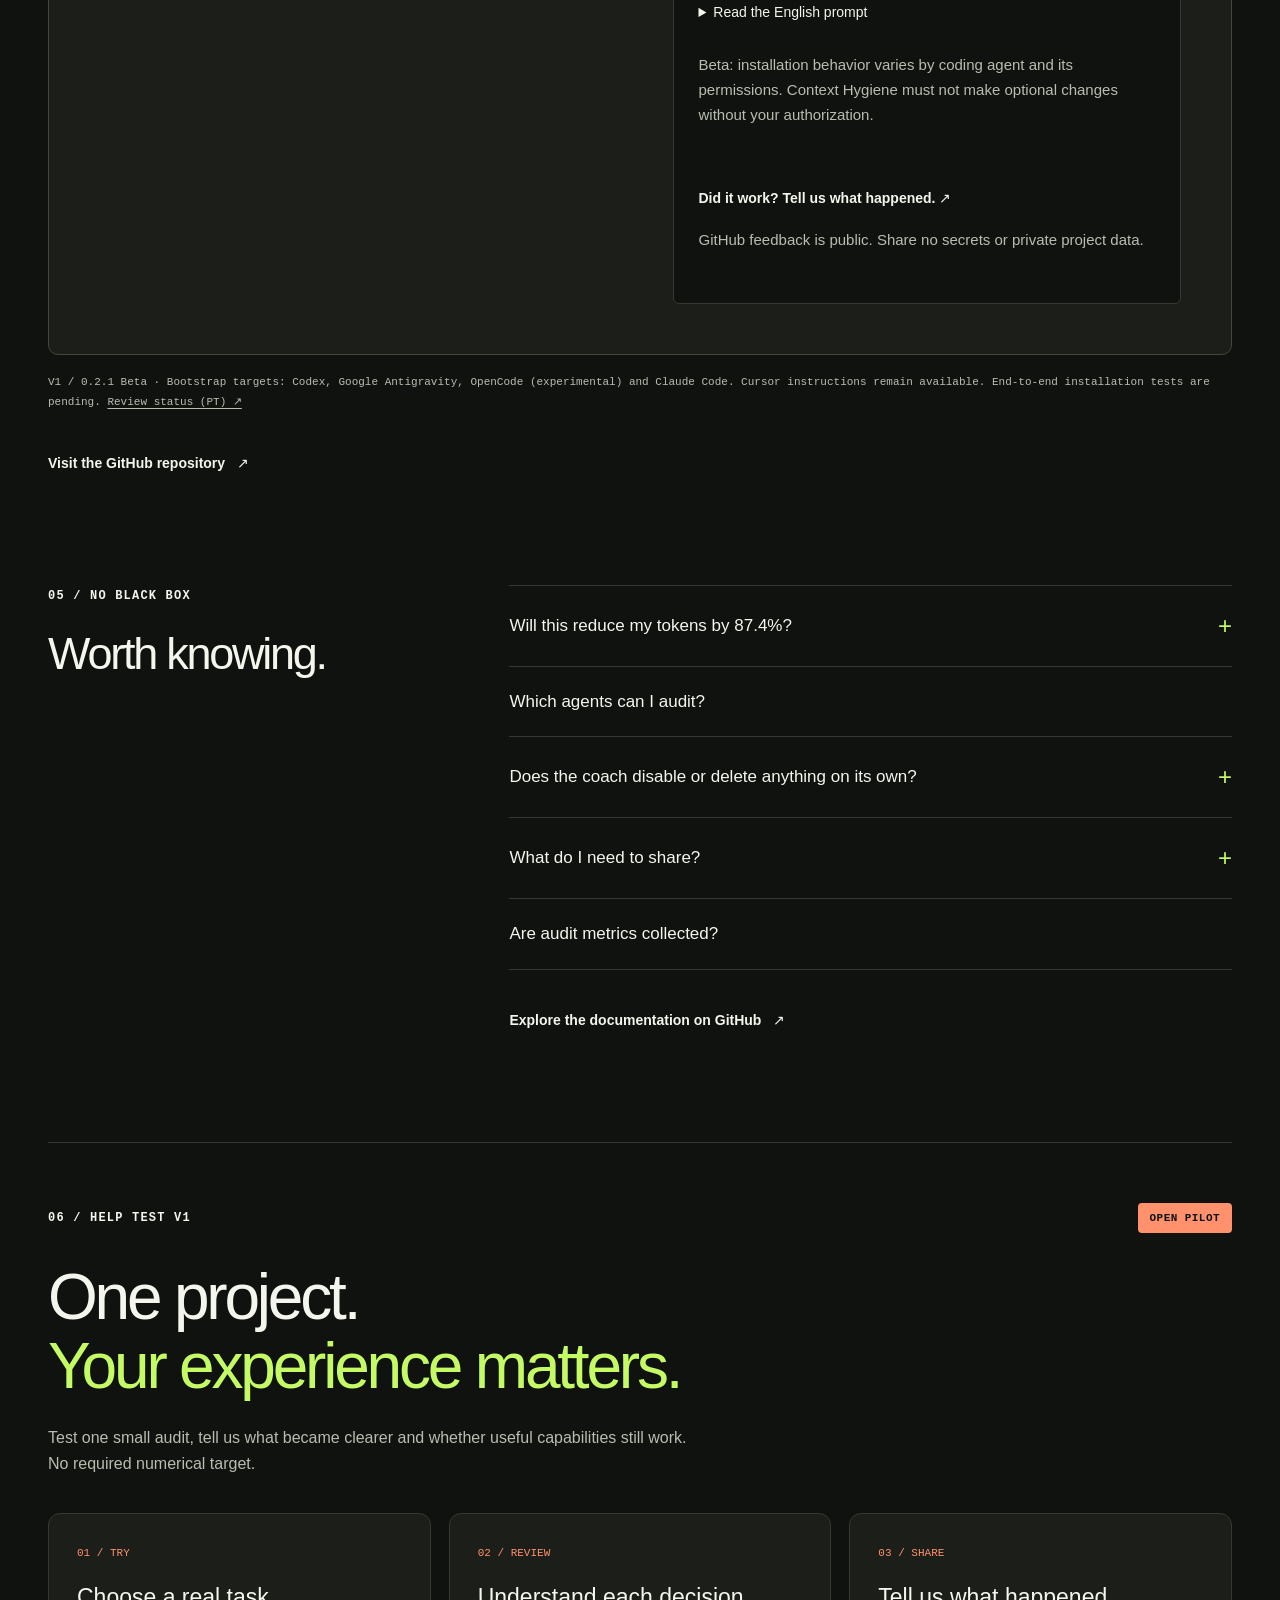
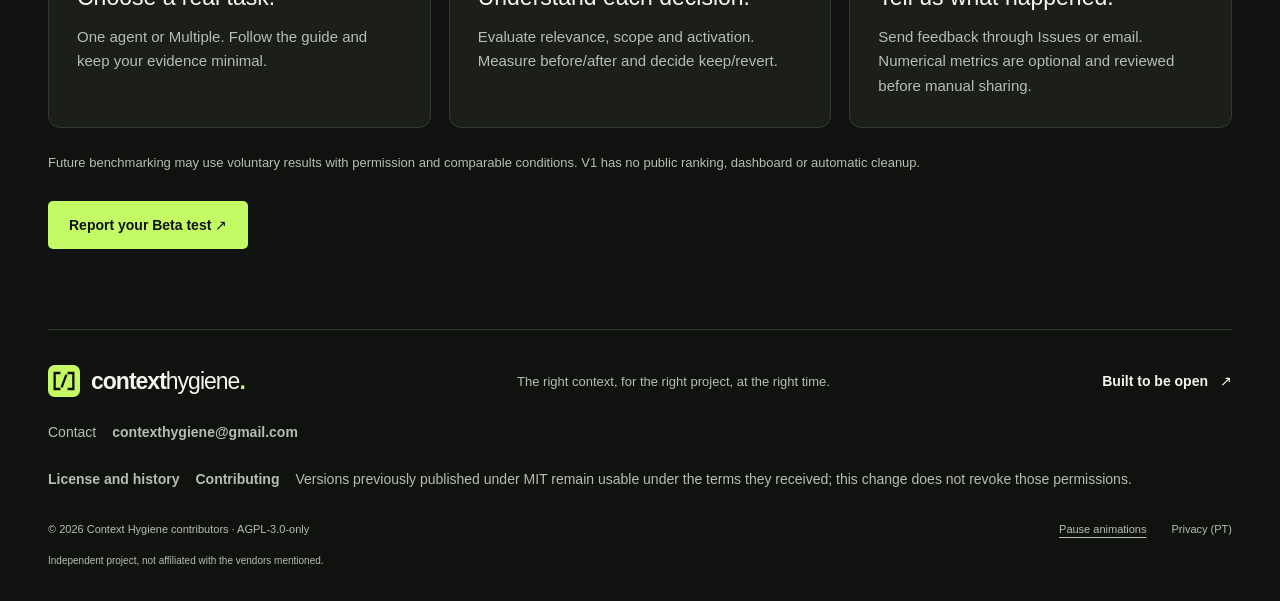
<file: docs/en/index.html>
<!doctype html>

<html lang="en">
  <head>
    <meta charset="utf-8" />
    <!-- Google tag (gtag.js) -->
    <script
      async=""
      src="https://www.googletagmanager.com/gtag/js?id=G-0B847D49P5"
    ></script>
    <script>
      window.dataLayer = window.dataLayer || [];
      function gtag() {
        dataLayer.push(arguments);
      }
      gtag("js", new Date());
      gtag("config", "G-0B847D49P5");
    </script>
    <meta
      content="hh9N2sSiapi07nBoRIc9BzOGK0uihIUKK_z2fYuZ2ms"
      name="google-site-verification"
    />
    <meta content="width=device-width, initial-scale=1" name="viewport" />
    <meta content="#10120f" name="theme-color" />
    <title>Context Hygiene — The right context, for the right project.</title>
    <meta
      content="A context coach for coding agents. We work with you to evaluate Skills, Agents and MCPs in each project. Claude Code, Codex, Google Antigravity and Cursor."
      name="description"
    />
    <meta
      content="Context Hygiene — The right context, for the right project."
      property="og:title"
    />
    <meta
      content="A context coach for coding agents. We work with you to evaluate Skills, Agents and MCPs in each project. Claude Code, Codex, Google Antigravity and Cursor."
      property="og:description"
    />
    <meta content="Context Hygiene" property="og:site_name" />
    <meta
      content="https://tonymontezuma.github.io/Context-Hygiene/assets/og-en.png"
      property="og:image"
    />
    <meta
      content="https://tonymontezuma.github.io/Context-Hygiene/assets/og-en.png"
      property="og:image:secure_url"
    />
    <meta content="image/png" property="og:image:type" />
    <meta content="1200" property="og:image:width" />
    <meta content="630" property="og:image:height" />
    <meta
      content="Context Hygiene in lime green and coral. Less noise. More context to create. Real case: 389 to 49 never-used skills, an 87.4% reduction."
      property="og:image:alt"
    />
    <meta content="summary_large_image" name="twitter:card" />
    <meta
      content="Context Hygiene — The right context, for the right project."
      name="twitter:title"
    />
    <meta
      content="A context coach for coding agents. We work with you to evaluate Skills, Agents and MCPs in each project. Claude Code, Codex, Google Antigravity and Cursor."
      name="twitter:description"
    />
    <meta
      content="https://tonymontezuma.github.io/Context-Hygiene/assets/og-en.png"
      name="twitter:image"
    />
    <meta
      content="Context Hygiene in lime green and coral. Less noise. More context to create. Real case: 389 to 49 never-used skills, an 87.4% reduction."
      name="twitter:image:alt"
    />
    <meta content="website" property="og:type" />
    <meta content="en_US" property="og:locale" />
    <meta
      content="https://tonymontezuma.github.io/Context-Hygiene/en/"
      property="og:url"
    />
    <link
      href="https://tonymontezuma.github.io/Context-Hygiene/en/"
      rel="canonical"
    />
    <link
      href="https://tonymontezuma.github.io/Context-Hygiene/"
      hreflang="pt-BR"
      rel="alternate"
    />
    <link
      href="https://tonymontezuma.github.io/Context-Hygiene/en/"
      hreflang="en"
      rel="alternate"
    />
    <link
      href="https://tonymontezuma.github.io/Context-Hygiene/"
      hreflang="x-default"
      rel="alternate"
    />
    <meta content="pt_BR" property="og:locale:alternate" />
    <link href="../assets/mark.svg" rel="icon" type="image/svg+xml" />
    <link href="../styles.css" rel="stylesheet" />
    <script defer="" src="../app.js"></script>
  </head>
  <body>
    <a class="skip-link" href="#conteudo">Skip to content</a>
    <header class="site-header">
      <div class="header wrap">
        <a aria-label="Context Hygiene, home" class="brand" href="#"
          ><img alt="" height="38" src="../assets/mark.svg" width="38" /><span
            >context<span class="brand-light">hygiene</span
            ><span class="brand-period">.</span></span
          ></a
        >
        <button
          aria-controls="section-menu"
          aria-expanded="false"
          aria-label="Open menu"
          class="menu-toggle"
          hidden=""
          type="button"
        >
          <span></span><span></span><span></span>
        </button>
        <nav aria-label="Main navigation" class="main-nav" id="section-menu">
          <a href="#resultados">Results</a>
          <a href="#processo">The process</a>
          <a href="#plugin">The plugin</a>
          <a href="#comecar">Try Beta</a>
          <a href="#duvidas">FAQ</a>
          <a href="#v2">Feedback</a>
        </nav>
        <a
          class="nav-github"
          href="https://github.com/tonymontezuma/Context-Hygiene"
          >GitHub <span aria-hidden="true">↗</span></a
        >
        <nav aria-label="Page language" class="language-switch">
          <a aria-label="Português" href="../" hreflang="pt-BR" lang="pt-BR"
            >PT</a
          >
          <a
            aria-current="page"
            aria-label="English"
            href="./"
            hreflang="en"
            lang="en"
            >EN</a
          >
        </nav>
      </div>
    </header>
    <main id="conteudo">
      <section aria-labelledby="hero-title" class="hero wrap">
        <div class="hero-copy">
          <div class="eyebrow">CONTEXT HYGIENE / WORK WITH YOU</div>
          <h1 id="hero-title">
            The right context.<br />For your project.<br /><span
              >At the right time.</span
            >
          </h1>
          <p class="hero-description">
            Your coding agent needs the right capabilities. We work with you to
            understand which ones belong in each project.
          </p>
          <p class="hero-detail">
            Don’t trust third-party advice blindly. Evaluate Skills, Agents,
            MCPs and rules against your actual work. Less noise, less wasted
            time and money — useful capabilities preserved.
          </p>
          <div class="hero-actions">
            <a class="button button-lime" href="#comecar"
              >Try Context Hygiene Beta ↗</a
            ><a
              class="text-link"
              href="https://github.com/tonymontezuma/Context-Hygiene"
              >Explore the plugin<span aria-hidden="true">↗</span></a
            >
          </div>
          <div class="hero-meta">
            <span>V1 · 0.2.1 Beta · skills-only</span
            ><span>Open source · AGPL-3.0-only</span>
          </div>
        </div>
        <div
          aria-label="Real-case visualization from 389 to 49 never-used skills"
          class="context-visual"
        >
          <div class="visual-head">
            <span class="mono">CONTEXT / AUDIT_001</span
            ><span class="visual-tag">HISTORICAL CASE</span>
          </div>
          <div class="visual-number">
            <span id="visual-count">49</span
            ><span class="visual-number-caption"
              >never-used skills<br /><span id="visual-state"
                >after the audit</span
              ></span
            >
          </div>
          <div aria-hidden="true" class="context-grid" id="context-grid"></div>
          <noscript
            ><p class="no-js-visual">
              389 before<span aria-hidden="true">→</span>49 after<br />340 fewer
              items in this metric.
            </p></noscript
          >
          <div class="visual-bottom">
            <span
              ><i aria-hidden="true" class="legend-dot"></i
              ><span id="visual-legend">49 of 389 items</span></span
            >
            <div
              aria-label="Switch case visualization"
              class="segmented"
              hidden=""
              role="group"
            >
              <button aria-pressed="false" data-view="before" type="button">
                Before</button
              ><button aria-pressed="true" data-view="after" type="button">
                After
              </button>
            </div>
          </div>
          <div class="visual-foot">
            <span class="mono">SAME PROCESS. LESS CLUTTER.</span
            ><span aria-hidden="true">↘</span>
          </div>
          <p class="visual-caption">
            Historical skill counts, not token savings or a result of V1 0.2.0.
            Each dot represents a skill marked “never used”.
          </p>
        </div>
      </section>
      <div class="audience wrap">
        <p>For people building with AI</p>
        <div>
          <span>Claude Code</span><span>Codex</span
          ><span>Google Antigravity</span><span>Cursor</span>
        </div>
        <p class="audience-note">
          One Core + four documentary adapters. Multiple / cross-agent audits.
          Native installation validation is still pending.
        </p>
      </div>
      <section aria-labelledby="results-title" class="results" id="resultados">
        <div class="wrap">
          <div class="section-top">
            <span class="eyebrow">01 / EVIDENCE BEFORE OPINION</span
            ><a
              href="https://github.com/tonymontezuma/Context-Hygiene/blob/main/skills/audit-context/references/benchmark.md"
              >View case data (PT)<span aria-hidden="true">↗</span></a
            >
          </div>
          <div class="result-intro">
            <h2 id="results-title">A historical case. A measurable process.</h2>
            <p>
              An earlier audit illustrates the process. These aggregate counts
              are not evidence of this release’s performance.
            </p>
          </div>
          <div class="big-result">
            <div>
              <strong>−87.4<span>%</span></strong>
              <p>in the total number of never-used skills</p>
            </div>
            <div class="result-equation">
              <div><span>BEFORE</span><strong>389</strong></div>
              <span aria-hidden="true" class="equation-arrow">↗</span>
              <div><span>AFTER</span><strong>49</strong></div>
            </div>
          </div>
          <div class="result-breakdown">
            <article class="metric">
              <div class="metric-top">
                <h3>User skills</h3>
                <span>−78.5%</span>
              </div>
              <p>
                <span>121</span
                ><span aria-hidden="true" class="metric-arrow">→</span
                ><strong>26</strong>
              </p>
              <div aria-hidden="true" class="bar-pair">
                <div class="bar-before"></div>
                <div class="bar-after" style="--bar: 21.49%"></div>
              </div>
              <div class="bar-labels">
                <span>Before</span><span>After</span>
              </div>
            </article>
            <article class="metric">
              <div class="metric-top">
                <h3>Synced skills</h3>
                <span>−62.5%</span>
              </div>
              <p>
                <span>16</span
                ><span aria-hidden="true" class="metric-arrow">→</span
                ><strong>6</strong>
              </p>
              <div aria-hidden="true" class="bar-pair">
                <div class="bar-before"></div>
                <div class="bar-after" style="--bar: 37.5%"></div>
              </div>
              <div class="bar-labels">
                <span>Before</span><span>After</span>
              </div>
            </article>
            <article class="metric">
              <div class="metric-top">
                <h3>Plugin skills</h3>
                <span>−93.3%</span>
              </div>
              <p>
                <span>252</span
                ><span aria-hidden="true" class="metric-arrow">→</span
                ><strong>17</strong>
              </p>
              <div aria-hidden="true" class="bar-pair">
                <div class="bar-before"></div>
                <div class="bar-after" style="--bar: 6.75%"></div>
              </div>
              <div class="bar-labels">
                <span>Before</span><span>After</span>
              </div>
            </article>
          </div>
          <div class="result-note">
            <strong>A real case. Not a universal target.</strong>
            <p>
              This historical case measures never-used skills, not tokens, cost
              or speed. It is not a target. Results depend on the project and
              the capabilities that must keep working.
            </p>
          </div>
          <div class="section-cta">
            <a
              class="button button-dark"
              href="https://github.com/tonymontezuma/Context-Hygiene"
              >Explore the project on GitHub
              <span aria-hidden="true">↗</span></a
            >
          </div>
        </div>
      </section>
      <section
        aria-labelledby="method-title"
        class="method wrap section-space"
        id="processo"
      >
        <div class="section-top">
          <span class="eyebrow">02 / ONE PROCESS, SIX STEPS</span
          ><span class="mono small-tag">NO BULK CLEANUP</span>
        </div>
        <div class="method-heading">
          <h2 id="method-title">
            Measure. Understand.<br /><span class="lime-text"
              >Change with purpose.</span
            >
          </h2>
          <p>
            Understand before recommending. Assess scope, activation and Project
            Relevance. Keeping everything can be the right outcome.
          </p>
        </div>
        <ol class="steps">
          <li>
            <span class="step-number">01</span>
            <div>
              <span class="step-code">baseline</span>
              <h3>Start with your project.</h3>
              <p>
                Agent, version, essential tasks and initial evidence. Detection
                uses what you provide; otherwise, we ask.
              </p>
            </div>
            <span aria-hidden="true" class="step-symbol">⌁</span>
          </li>
          <li>
            <span class="step-number">02</span>
            <div>
              <span class="step-code">inventory → context map</span>
              <h3>Map what each agent carries.</h3>
              <p>
                WHAT IS IT / WHERE DOES IT LIVE / WHEN IS IT USED. Installed,
                listed and loaded are different.
              </p>
            </div>
            <span aria-hidden="true" class="step-symbol">⊞</span>
          </li>
          <li>
            <span class="step-number">03</span>
            <div>
              <span class="step-code">scope → activation → relevance</span>
              <h3>Evaluate what belongs here.</h3>
              <p>
                Check Duplication, Conflict, Overlap, Stale and Capability Bloat
                against the project’s actual needs.
              </p>
            </div>
            <span aria-hidden="true" class="step-symbol">≋</span>
          </li>
          <li>
            <span class="step-number">04</span>
            <div>
              <span class="step-code">recommendation → one change</span>
              <h3>Choose one reversible change.</h3>
              <p>
                Understand evidence, expected impact, dependencies, scope and
                rollback. You decide and apply it.
              </p>
            </div>
            <span aria-hidden="true" class="step-symbol">↗</span>
          </li>
          <li>
            <span class="step-number">05</span>
            <div>
              <span class="step-code">before / after → keep / revert</span>
              <h3>Measure, test and decide.</h3>
              <p>
                Compare the same measure and test the affected capability in
                every agent involved. Keep or revert.
              </p>
            </div>
            <span aria-hidden="true" class="step-symbol">✓</span>
          </li>
          <li>
            <span class="step-number">06</span>
            <div>
              <span class="step-code">report → optional feedback</span>
              <h3>Leave with evidence.</h3>
              <p>
                Review results and open questions. Afterwards, choose whether to
                prepare non-sensitive metrics for manual sharing.
              </p>
            </div>
            <span aria-hidden="true" class="step-symbol">≡</span>
          </li>
        </ol>
        <div class="section-cta">
          <a
            class="button button-lime"
            href="https://github.com/tonymontezuma/Context-Hygiene"
            >See the process on GitHub <span aria-hidden="true">↗</span></a
          >
        </div>
      </section>
      <section
        aria-labelledby="principles-title"
        class="principles wrap"
        id="plugin"
      >
        <div class="principle-statement">
          <span class="eyebrow">03 / SMALLER BY DESIGN</span>
          <h2 id="principles-title">
            The plugin<br />practices what<br /><span class="coral-text"
              >it recommends.</span
            >
          </h2>
          <p>
            One Core with adapters loaded when relevant. You supply the evidence
            and control each change. We help you learn while auditing your real
            project.
          </p>
          <div class="section-cta">
            <a
              class="text-link"
              href="https://github.com/tonymontezuma/Context-Hygiene"
              >Explore the plugin on GitHub <span aria-hidden="true">↗</span></a
            >
          </div>
        </div>
        <div class="principle-details">
          <article>
            <span class="principle-label">01 / LEAN</span>
            <h3>Just what is needed.</h3>
            <p>
              No MCP, backend, hooks, or local scripts in the plugin. V1 is a
              package of instructions.
            </p>
          </article>
          <article>
            <span class="principle-label">02 / GUIDED</span>
            <h3>Your environment stays yours.</h3>
            <p>
              The coach works from outputs and screenshots you provide. It does
              not access your computer.
            </p>
          </article>
          <article>
            <span class="principle-label">03 / TEACH WHEN RELEVANT</span>
            <h3>Learn when it matters.</h3>
            <p>
              When a Skill, Agent, MCP, Plugin, Hook, Rule or Memory appears, we
              explain what it does, where it applies and when it is used. No
              introductory course required.
            </p>
          </article>
        </div>
      </section>
      <section aria-labelledby="map-title" class="roadmap wrap mental-model">
        <div class="roadmap-heading">
          <span class="eyebrow">WHAT / WHERE / WHEN</span>
        </div>
        <h2 id="map-title">A model you can use in every project.</h2>
        <div class="roadmap-grid">
          <article>
            <h3>WHAT IS IT?</h3>
            <p>Skill · Agent · MCP · Plugin · Hook · Rule · Memory</p>
          </article>
          <article>
            <h3>WHERE DOES IT LIVE?</h3>
            <p>Global / User · Project · Directory · Session</p>
          </article>
          <article>
            <h3>WHEN IS IT USED?</h3>
            <p>Always · Conditional · Explicit · Disabled · Unknown</p>
          </article>
        </div>
        <p class="roadmap-note">
          Multiple / cross-agent: identify shared sources and conflicting
          instructions. Keep repetition when another agent needs it. A removal
          candidate is a recommendation, not an activation state.
        </p>
      </section>
      <section
        aria-labelledby="start-title"
        class="start-section wrap section-space"
        id="comecar"
      >
        <div class="start-card bootstrap-card">
          <div>
            <span class="eyebrow">04 / BETA BOOTSTRAP PROMPT</span>
            <h2 id="start-title">Try Context Hygiene <span>Beta</span></h2>
            <p>
              One prompt. Your coding agent identifies its environment, installs
              Context Hygiene and starts the first Project Audit.
            </p>
            <p>
              Copy the prompt and paste it into your coding agent in the project
              you want to audit.
            </p>
            <a
              class="text-link"
              href="https://github.com/tonymontezuma/Context-Hygiene/blob/main/INSTALL.md"
              >Installation guide (PT/EN) ↗</a
            >
          </div>
          <div class="prompt-card">
            <div class="prompt-top">
              <span class="mono">BETA BOOTSTRAP PROMPT</span
              ><span aria-hidden="true">↙</span>
            </div>
            <p class="bootstrap-label">Copy Bootstrap Prompt</p>
            <div class="bootstrap-actions">
              <button
                class="button button-lime"
                data-copy-prompt="bootstrap-pt"
                hidden=""
                type="button"
              >
                Copy in Portuguese</button
              ><button
                class="button button-dark"
                data-copy-prompt="bootstrap-en"
                hidden=""
                type="button"
              >
                Copy in English
              </button>
            </div>
            <p
              aria-live="polite"
              class="copy-status"
              id="copy-status"
              role="status"
            ></p>
            <details class="bootstrap-preview">
              <summary>Read the Portuguese prompt</summary>
              <pre id="bootstrap-pt" lang="pt-BR" tabindex="0">
Quero instalar e testar o Context Hygiene neste projeto.

Use exclusivamente o repositório oficial do Context Hygiene como fonte de instalação e documentação:
https://github.com/tonymontezuma/Context-Hygiene.git

Identifique automaticamente o ambiente em que você está executando e siga as instruções de instalação do Context Hygiene correspondentes a essa plataforma.

Não presuma que Skills, Agents, MCPs, Plugins, Rules, Hooks ou instruções já instalados são bons ou ruins. O objetivo é avaliar sua relevância para este projeto.

Não altere, remova, desabilite ou instale componentes opcionais sem minha autorização.

Após instalar e verificar o Context Hygiene, inicie uma auditoria deste projeto.

Quero trabalhar com você durante a auditoria: explique conceitos somente quando forem relevantes, mostre possíveis problemas e benefícios antes de propor mudanças e peça minha autorização antes de qualquer análise ou ação opcional que possa consumir tempo, tokens ou dinheiro.

Comece.</pre>
            </details>
            <details class="bootstrap-preview">
              <summary>Read the English prompt</summary>
              <pre id="bootstrap-en" lang="en" tabindex="0">
I want to install and test Context Hygiene in this project.

Use only the official Context Hygiene repository as the source for installation and documentation:
https://github.com/tonymontezuma/Context-Hygiene.git

Automatically identify the environment you are running in and follow the Context Hygiene installation instructions for that platform.

Do not assume that any Skills, Agents, MCPs, Plugins, Rules, Hooks or instructions already installed are good or bad. The goal is to assess their relevance to this project.

Do not change, remove, disable or install optional components without my authorization.

After installing and verifying Context Hygiene, start an audit of this project.

I want to work with you during the audit: explain concepts only when relevant, show potential problems and benefits before proposing changes, and ask for my authorization before any optional analysis or action that could consume time, tokens or money.

Begin.</pre>
            </details>
            <p class="bootstrap-warning">
              Beta: installation behavior varies by coding agent and its
              permissions. Context Hygiene must not make optional changes
              without your authorization.
            </p>
            <a
              class="text-link beta-feedback"
              href="https://github.com/tonymontezuma/Context-Hygiene/issues/new?template=beta-test.yml"
              >Did it work? Tell us what happened. ↗</a
            >
            <p class="bootstrap-privacy">
              GitHub feedback is public. Share no secrets or private project
              data.
            </p>
          </div>
        </div>
        <p class="release-note">
          V1 / 0.2.1 Beta · Bootstrap targets: Codex, Google Antigravity,
          OpenCode (experimental) and Claude Code. Cursor instructions remain
          available. End-to-end installation tests are pending.
          <a
            href="https://github.com/tonymontezuma/Context-Hygiene/blob/main/evals/REVIEW.md"
            >Review status (PT) ↗</a
          >
        </p>
        <div class="section-cta">
          <a
            class="text-link"
            href="https://github.com/tonymontezuma/Context-Hygiene"
            >Visit the GitHub repository <span aria-hidden="true">↗</span></a
          >
        </div>
      </section>
      <section aria-labelledby="faq-title" class="faq wrap" id="duvidas">
        <div>
          <span class="eyebrow">05 / NO BLACK BOX</span>
          <h2 id="faq-title">Worth knowing.</h2>
        </div>
        <div class="faq-items">
          <details>
            <summary>
              Will this reduce my tokens by 87.4%?<span aria-hidden="true"
                >+</span
              >
            </summary>
            <p>
              No token-saving percentage has been measured. The historical 87.4%
              describes never-used skill counts. Tokens, time and money each
              require their own comparable measurements.
            </p>
          </details>
          <details>
            <summary>Which agents can I audit?</summary>
            <p>
              V1 includes documentary adapters for Claude Code, Codex, Google
              Antigravity and Cursor, with a Multiple mode. This is
              architectural support; native installation and full audits in all
              four hosts still need testing.
            </p>
          </details>
          <details>
            <summary>
              Does the coach disable or delete anything on its own?<span
                aria-hidden="true"
                >+</span
              >
            </summary>
            <p>
              During the audit, no: it uses the evidence you provide and you
              apply changes. The Bootstrap Prompt authorizes installing Context
              Hygiene itself in this project, subject to host permissions.
              Optional changes require your authorization.
            </p>
          </details>
          <details>
            <summary>
              What do I need to share?<span aria-hidden="true">+</span>
            </summary>
            <p>
              Share the version, essential tasks and the smallest relevant
              inventory or screenshot. Hide secrets first. Missing token metrics
              remain unknown. Host privacy policies still apply.
              <a
                href="https://github.com/tonymontezuma/Context-Hygiene/blob/main/PRIVACY.md"
                >Privacy (PT).</a
              >
            </p>
          </details>
          <details>
            <summary>Are audit metrics collected?</summary>
            <p>
              Off by default. After the report, you may opt in to prepare
              non-sensitive numbers, review them and share manually. No
              collector or automatic sending. Existing website GA4 analytics is
              separate from audit metrics.
            </p>
          </details>
          <div class="section-cta">
            <a
              class="text-link"
              href="https://github.com/tonymontezuma/Context-Hygiene"
              >Explore the documentation on GitHub
              <span aria-hidden="true">↗</span></a
            >
          </div>
        </div>
      </section>
      <section aria-labelledby="v2-title" class="roadmap wrap" id="v2">
        <div class="roadmap-heading">
          <span class="eyebrow">06 / HELP TEST V1</span>
          <span class="roadmap-status">OPEN PILOT</span>
        </div>
        <h2 id="v2-title">
          One project.<br /><span>Your experience matters.</span>
        </h2>
        <p class="roadmap-intro">
          Test one small audit, tell us what became clearer and whether useful
          capabilities still work. No required numerical target.
        </p>
        <div class="roadmap-grid">
          <article>
            <span class="mono roadmap-number">01 / TRY</span>
            <h3>Choose a real task.</h3>
            <p>
              One agent or Multiple. Follow the guide and keep your evidence
              minimal.
            </p>
          </article>
          <article>
            <span class="mono roadmap-number">02 / REVIEW</span>
            <h3>Understand each decision.</h3>
            <p>
              Evaluate relevance, scope and activation. Measure before/after and
              decide keep/revert.
            </p>
          </article>
          <article>
            <span class="mono roadmap-number">03 / SHARE</span>
            <h3>Tell us what happened.</h3>
            <p>
              Send feedback through Issues or email. Numerical metrics are
              optional and reviewed before manual sharing.
            </p>
          </article>
        </div>
        <p class="roadmap-note">
          Future benchmarking may use voluntary results with permission and
          comparable conditions. V1 has no public ranking, dashboard or
          automatic cleanup.
        </p>
        <div class="section-cta">
          <a
            class="button button-lime"
            href="https://github.com/tonymontezuma/Context-Hygiene/issues/new?template=beta-test.yml"
            >Report your Beta test ↗</a
          >
        </div>
      </section>
    </main>
    <footer class="footer wrap">
      <div class="footer-main">
        <a class="brand" href="#"
          ><img alt="" height="32" src="../assets/mark.svg" width="32" /><span
            >context<span class="brand-light">hygiene</span
            ><span class="brand-period">.</span></span
          ></a
        >
        <p>The right context, for the right project, at the right time.</p>
        <a
          class="text-link"
          href="https://github.com/tonymontezuma/Context-Hygiene"
          >Built to be open<span aria-hidden="true">↗</span></a
        >
      </div>
      <p class="footer-contact">
        <span>Contact</span>
        <a class="text-link" href="mailto:contexthygiene@gmail.com"
          >contexthygiene@gmail.com</a
        >
      </p>
      <p class="footer-contact">
        <a
          class="text-link"
          href="https://github.com/tonymontezuma/Context-Hygiene/blob/main/LICENSING.md"
          >License and history</a
        >
        <a
          class="text-link"
          href="https://github.com/tonymontezuma/Context-Hygiene/blob/main/CONTRIBUTING.md"
          >Contributing</a
        >
        <span
          >Versions previously published under MIT remain usable under the terms
          they received; this change does not revoke those permissions.</span
        >
      </p>
      <div class="footer-bottom">
        <span>© 2026 Context Hygiene contributors · AGPL-3.0-only</span>
        <div>
          <button
            aria-pressed="false"
            hidden=""
            id="motion-toggle"
            type="button"
          >
            Pause animations</button
          ><a
            href="https://github.com/tonymontezuma/Context-Hygiene/blob/main/PRIVACY.md"
            >Privacy (PT)</a
          >
        </div>
        <span
          >Independent project, not affiliated with the vendors mentioned.</span
        >
      </div>
    </footer>
  </body>
</html>
</file>
<file: docs/styles.css>
:root {
  --bg: #10120f;
  --surface: #1b1e19;
  --ink: #f4f6ed;
  --muted: #b7beb0;
  --line: #343a30;
  --lime: #c4fa64;
  --coral: #ff916d;
  --mono: ui-monospace, SFMono-Regular, Consolas, "Liberation Mono", monospace;
  --sans: Arial, Helvetica, sans-serif;
  color-scheme: dark;
  font-family: var(--sans);
  color: var(--ink);
  background: var(--bg);
  font-synthesis: none;
}
* {
  box-sizing: border-box;
}
html {
  scroll-behavior: smooth;
  scroll-padding-top: var(--header-offset, 180px);
}
body {
  margin: 0;
}
a {
  color: inherit;
  text-decoration: none;
}
button {
  font: inherit;
  cursor: pointer;
}
button,
a,
summary {
  -webkit-tap-highlight-color: transparent;
}
button:focus-visible,
a:focus-visible,
summary:focus-visible {
  outline: 3px solid var(--coral);
  outline-offset: 6px;
}
::selection {
  background: var(--lime);
  color: var(--bg);
}
[hidden] {
  display: none !important;
}
h1,
h2,
h3,
p {
  margin: 0;
}
p {
  line-height: 1.65;
}
img {
  display: block;
  max-width: 100%;
}
.wrap {
  width: min(1240px, calc(100% - 96px));
  margin-inline: auto;
}
.mono,
.eyebrow,
.step-code,
.step-number,
.principle-label,
.hero-meta,
.bar-labels,
.release-note,
.visual-tag {
  font-family: var(--mono);
}
.eyebrow {
  font-size: 12px;
  letter-spacing: 0.1em;
  font-weight: 600;
}
.site-header {
  position: sticky;
  top: 0;
  z-index: 10;
  background: var(--bg);
  border-bottom: 1px solid var(--line);
}
.header {
  display: grid;
  grid-template-columns: auto minmax(0, 1fr) auto auto;
  align-items: center;
  gap: 18px;
  padding-block: 12px;
}
.brand {
  display: inline-flex;
  align-items: center;
  gap: 11px;
  font-size: 23px;
  font-weight: 700;
  letter-spacing: -1px;
}
.brand-light {
  font-weight: 400;
}
.brand-period {
  color: var(--lime);
}
.main-nav {
  display: flex;
  justify-content: center;
  align-items: center;
  gap: 2px;
  font-size: 13px;
}
.main-nav a {
  display: inline-flex;
  align-items: center;
  min-height: 44px;
  padding: 10px 9px;
  border-radius: 6px;
  white-space: nowrap;
}
.main-nav a:hover {
  background: var(--surface);
}
.main-nav a:hover,
.text-link:hover {
  color: var(--lime);
}
.nav-github {
  border: 1px solid #505749;
  padding: 12px;
  border-radius: 6px;
  display: flex;
  gap: 10px;
  align-items: center;
  min-height: 44px;
  font-size: 13px;
  white-space: nowrap;
}
.skip-link {
  position: fixed;
  top: -100px;
  left: 20px;
  background: var(--lime);
  color: var(--bg);
  padding: 15px;
  z-index: 20;
}
.skip-link:focus {
  top: 15px;
}
.hero {
  display: grid;
  grid-template-columns: 1.18fr 1fr;
  gap: 65px;
  align-items: center;
  padding-block: 88px 80px;
}
.hero .eyebrow {
  display: flex;
  align-items: center;
  gap: 9px;
  color: var(--lime);
}
.tiny-cross {
  font-size: 22px;
}
.hero h1 {
  font-size: clamp(60px, 6.4vw, 90px);
  font-weight: 600;
  line-height: 1.02;
  letter-spacing: -0.065em;
  margin: 27px 0;
}
.hero h1 > span {
  color: var(--lime);
}
.hero-description {
  font-size: 21px;
  line-height: 1.5;
  letter-spacing: -0.03em;
}
.hero-detail {
  font-size: 16px;
  color: var(--muted);
  max-width: 420px;
  margin-top: 18px;
}
.hero-actions {
  display: flex;
  align-items: center;
  flex-wrap: wrap;
  gap: 25px;
  margin-top: 31px;
}
.button {
  display: inline-flex;
  align-items: center;
  justify-content: space-between;
  gap: 24px;
  min-height: 50px;
  padding: 16px 21px;
  border: 0;
  border-radius: 5px;
  font-size: 14px;
  font-weight: 600;
  transition:
    background 0.2s,
    transform 0.2s;
}
.button-lime {
  background: var(--lime);
  color: var(--bg);
}
.button-lime:hover {
  background: #d8ff9a;
  transform: translateY(-2px);
}
.text-link {
  font-size: 14px;
  font-weight: 600;
  display: inline-flex;
  gap: 12px;
  align-items: center;
}
.hero-meta {
  font-size: 12px;
  display: flex;
  gap: 22px;
  color: var(--muted);
  margin-top: 24px;
}
.hero-meta span + span {
  padding-left: 22px;
  border-left: 1px solid #505749;
}
.context-visual {
  border: 1px solid #414938;
  border-radius: 12px;
  background: var(--surface);
  padding: 25px;
  transform: rotate(2deg);
  position: relative;
  box-shadow: 12px 12px 0 #242c1b;
}
.visual-head {
  display: flex;
  align-items: center;
  justify-content: space-between;
  gap: 10px;
  font-size: 12px;
  color: #c4ccbc;
  padding-bottom: 24px;
  border-bottom: 1px solid var(--line);
}
.visual-tag {
  background: var(--lime);
  color: var(--bg);
  font-size: 11px;
  font-weight: 700;
  padding: 5px 7px;
  border-radius: 3px;
}
.visual-number {
  display: flex;
  align-items: center;
  gap: 22px;
  padding: 27px 0;
}
.visual-number > #visual-count {
  font-size: 92px;
  line-height: 1;
  font-weight: 500;
  letter-spacing: -0.065em;
  color: var(--lime);
  font-variant-numeric: tabular-nums;
  min-width: 1.7em;
}
.visual-number-caption {
  font-size: 14px;
  line-height: 1.5;
}
.visual-number-caption > span {
  font-size: 12px;
  color: var(--muted);
}
.context-grid {
  display: grid;
  grid-template-columns: repeat(25, 1fr);
  gap: 5px;
  min-height: 234px;
}
.context-grid:empty {
  display: none;
}
.context-dot {
  aspect-ratio: 1;
  border-radius: 2px;
  background: var(--lime);
  transition:
    background 0.6s,
    opacity 0.6s,
    transform 0.6s;
  transition-delay: calc(var(--i) * 1ms);
}
.context-dot.inactive {
  background: #48513e;
  opacity: 0.42;
  transform: scale(0.65);
}
.visual-bottom {
  display: flex;
  align-items: center;
  justify-content: space-between;
  gap: 15px;
  margin-top: 24px;
  padding-bottom: 25px;
  font-size: 12px;
  color: var(--muted);
  border-bottom: 1px solid var(--line);
}
.visual-bottom > span {
  display: flex;
  align-items: center;
  gap: 7px;
}
.legend-dot {
  width: 7px;
  height: 7px;
  background: var(--lime);
  border-radius: 1px;
  display: inline-block;
}
.segmented {
  display: flex;
  background: #10120f;
  padding: 4px;
  border: 1px solid #3e4636;
  border-radius: 5px;
}
.segmented button {
  color: var(--muted);
  background: none;
  border: 0;
  padding: 8px 12px;
  border-radius: 3px;
  font-size: 12px;
}
.segmented button[aria-pressed="true"] {
  color: var(--bg);
  background: var(--lime);
}
.visual-foot {
  display: flex;
  justify-content: space-between;
  align-items: center;
  gap: 10px;
  padding-top: 20px;
  color: var(--lime);
}
.visual-foot .mono {
  font-size: 10px;
  letter-spacing: 0.08em;
}
.visual-foot > span:last-child {
  font-size: 24px;
}
.visual-caption {
  font-size: 12px;
  color: var(--muted);
  margin-top: 10px;
  line-height: 1.5;
}
.no-js-visual {
  padding-block: 30px;
  color: var(--lime);
  font-size: 24px;
}
.audience {
  padding: 30px 0 45px;
  display: flex;
  align-items: center;
  flex-wrap: wrap;
  gap: 23px;
  border-top: 1px solid var(--line);
}
.audience > p:first-child {
  font-family: var(--mono);
  font-size: 12px;
  color: var(--muted);
  margin-right: auto;
}
.audience > div {
  display: flex;
  gap: 42px;
  font-size: 19px;
  letter-spacing: -0.04em;
}
.audience .audience-note {
  font-size: 12px;
  width: 100%;
  color: var(--muted);
}
.results {
  background: var(--coral);
  color: var(--bg);
  padding-block: 65px 45px;
}
.section-top {
  display: flex;
  justify-content: space-between;
  align-items: center;
  gap: 24px;
}
.section-top a {
  font-size: 13px;
  text-decoration: underline;
  text-underline-offset: 4px;
}
.result-intro {
  display: grid;
  grid-template-columns: 1fr 1fr;
  gap: 80px;
  align-items: end;
  margin-top: 55px;
}
.result-intro h2,
.method h2,
.principles h2,
.start-card h2 {
  font-size: clamp(38px, 4.3vw, 60px);
  line-height: 1.05;
  letter-spacing: -0.055em;
  font-weight: 500;
}
.result-intro > p {
  max-width: 430px;
  font-size: 17px;
}
.big-result {
  display: flex;
  justify-content: space-between;
  gap: 40px;
  align-items: center;
  border-bottom: 1px solid #a15035;
  padding: 30px 0 48px;
}
.big-result > div > strong {
  font-size: clamp(85px, 12vw, 174px);
  font-weight: 500;
  letter-spacing: -0.085em;
  line-height: 1.2;
}
.big-result > div > strong > span {
  font-size: 0.55em;
  letter-spacing: -0.08em;
}
.big-result > div > p {
  font-size: 16px;
}
.result-equation {
  display: flex;
  gap: 36px;
  align-items: center;
  padding-top: 25px;
}
.result-equation > div {
  display: flex;
  flex-direction: column;
  gap: 10px;
}
.result-equation > div > span {
  font-family: var(--mono);
  font-size: 12px;
}
.result-equation strong {
  font-size: 64px;
  font-weight: 500;
  letter-spacing: -0.06em;
}
.equation-arrow {
  font-size: 55px;
}
.result-breakdown {
  display: grid;
  grid-template-columns: repeat(3, 1fr);
  margin-top: 30px;
}
.metric {
  padding: 0 35px;
  border-left: 1px solid #a15035;
}
.metric:first-child {
  padding-left: 0;
  border-left: 0;
}
.metric:last-child {
  padding-right: 0;
}
.metric-top {
  display: flex;
  justify-content: space-between;
  align-items: center;
  gap: 10px;
}
.metric-top h3 {
  font-size: 16px;
  font-weight: 500;
}
.metric-top > span {
  font-family: var(--mono);
  font-size: 12px;
  border: 1px solid #985139;
  border-radius: 30px;
  padding: 5px 8px;
}
.metric > p {
  display: flex;
  gap: 20px;
  align-items: center;
  margin: 20px 0 16px;
  font-size: 40px;
  font-weight: 400;
  line-height: 1;
}
.metric > p > strong {
  font-weight: 600;
}
.metric-arrow {
  font-size: 25px;
}
.bar-pair {
  display: flex;
  flex-direction: column;
  gap: 6px;
}
.bar-before {
  height: 7px;
  background: #71402f;
  width: 100%;
}
.bar-after {
  height: 7px;
  background: var(--bg);
  width: var(--bar);
  transform-origin: left;
}
.results.seen .bar-after {
  animation: bar-grow 0.9s both;
}
.bar-labels {
  display: flex;
  gap: 14px;
  font-size: 10px;
  margin-top: 10px;
}
.bar-labels span {
  display: flex;
  align-items: center;
  gap: 5px;
}
.bar-labels span::before {
  content: "";
  width: 6px;
  height: 6px;
  background: #71402f;
}
.bar-labels span:last-child::before {
  background: var(--bg);
}
.result-note {
  border-top: 1px solid #a15035;
  margin-top: 30px;
  padding-top: 23px;
  display: grid;
  grid-template-columns: 1fr 2fr;
  gap: 35px;
}
.result-note strong {
  font-size: 14px;
  font-weight: 600;
}
.result-note p {
  font-size: 13px;
  line-height: 1.6;
}
.results :focus-visible {
  outline-color: var(--bg);
}
.section-space {
  padding-block: 100px;
}
.small-tag {
  font-size: 11px;
  color: var(--muted);
}
.method-heading {
  display: grid;
  grid-template-columns: 1.3fr 1fr;
  gap: 100px;
  align-items: end;
  margin: 50px 0;
}
.lime-text {
  color: var(--lime);
}
.coral-text {
  color: var(--coral);
}
.method-heading > p {
  color: var(--muted);
  max-width: 380px;
  font-size: 16px;
}
.steps {
  list-style: none;
  display: grid;
  grid-template-columns: 1fr 1fr;
  padding: 0;
  margin: 0;
  column-gap: 60px;
}
.steps li {
  display: flex;
  gap: 22px;
  border-top: 1px solid var(--line);
  padding: 27px 0 34px;
  position: relative;
}
.step-number {
  font-size: 13px;
  color: var(--lime);
  padding-top: 3px;
}
.step-code {
  font-size: 11px;
  color: var(--muted);
}
.steps h3 {
  font-size: 23px;
  font-weight: 500;
  letter-spacing: -0.035em;
  margin: 12px 0;
}
.steps p {
  font-size: 15px;
  color: var(--muted);
  max-width: 340px;
}
.step-symbol {
  font-size: 28px;
  color: var(--lime);
  margin-left: auto;
  line-height: 1;
}
.principles {
  display: grid;
  grid-template-columns: 1.15fr 1fr;
  gap: 100px;
  border-block: 1px solid var(--line);
  padding-block: 65px;
}
.principles h2 {
  margin: 33px 0 25px;
}
.principle-statement > p {
  font-size: 16px;
  max-width: 400px;
  color: var(--muted);
}
.principle-details article {
  padding: 26px 0;
  border-bottom: 1px solid var(--line);
}
.principle-details article:first-child {
  padding-top: 0;
}
.principle-details article:last-child {
  border: 0;
  padding-bottom: 0;
}
.principle-label {
  color: var(--coral);
  font-size: 11px;
  letter-spacing: 0.08em;
}
.principle-details h3 {
  font-size: 23px;
  font-weight: 500;
  letter-spacing: -0.04em;
  margin: 15px 0 10px;
}
.principle-details p {
  font-size: 15px;
  color: var(--muted);
}
.start-card {
  display: grid;
  grid-template-columns: 1fr 1fr;
  gap: 65px;
  background: var(--surface);
  padding: 50px;
  border: 1px solid #414938;
  border-radius: 10px;
}
.start-card h2 {
  font-size: 42px;
  margin: 25px 0;
}
.start-card h2 > span {
  color: var(--lime);
}
.start-card > div > p {
  font-size: 15px;
  color: var(--muted);
  margin-bottom: 25px;
}
.prompt-card {
  background: var(--bg);
  border: 1px solid var(--line);
  padding: 25px;
  border-radius: 6px;
  align-self: center;
}
.prompt-top {
  display: flex;
  justify-content: space-between;
  color: var(--lime);
  font-size: 11px;
  align-items: center;
}
.prompt-top > span:last-child {
  font-size: 28px;
}
.prompt-card #starter-prompt {
  font-family: var(--mono);
  font-size: 17px;
  color: var(--ink);
  line-height: 1.8;
  margin: 22px 0 25px;
}
.prompt-card .button {
  width: 100%;
}
.prompt-card .copy-status {
  font-size: 12px;
  margin: 10px 0 0;
  min-height: 20px;
  color: var(--lime);
}
.release-note {
  font-size: 11px;
  color: var(--muted);
  margin-top: 18px;
  line-height: 1.8;
}
.release-note a {
  text-decoration: underline;
  text-underline-offset: 3px;
}
.faq {
  display: grid;
  grid-template-columns: 1fr 1.8fr;
  gap: 60px;
  padding-bottom: 100px;
}
.faq h2 {
  font-size: 45px;
  font-weight: 500;
  letter-spacing: -0.05em;
  margin-top: 25px;
}
.faq details {
  border-top: 1px solid var(--line);
  padding: 22px 0;
}
.faq details:last-of-type {
  border-bottom: 1px solid var(--line);
}
.faq summary {
  font-size: 17px;
  display: flex;
  align-items: center;
  justify-content: space-between;
  gap: 20px;
  cursor: pointer;
  list-style: none;
  line-height: 1.5;
}
.faq summary::-webkit-details-marker {
  display: none;
}
.faq summary > span {
  font-size: 24px;
  color: var(--lime);
  transition: transform 0.2s;
}
.faq details[open] summary > span {
  transform: rotate(45deg);
}
.faq details p {
  font-size: 15px;
  color: var(--muted);
  margin-top: 17px;
  max-width: 620px;
}
.faq details a {
  color: var(--lime);
  text-decoration: underline;
  text-underline-offset: 3px;
}

.roadmap {
  border-top: 1px solid var(--line);
  padding-block: 60px 80px;
}
.roadmap-heading {
  display: flex;
  align-items: center;
  justify-content: space-between;
  flex-wrap: wrap;
  gap: 18px;
}
.roadmap-status {
  background: var(--coral);
  color: var(--bg);
  padding: 9px 12px;
  border-radius: 4px;
  font: 600 11px var(--mono);
  letter-spacing: 0.04em;
}
.roadmap h2 {
  font-size: clamp(36px, 5vw, 64px);
  font-weight: 500;
  line-height: 1.08;
  letter-spacing: -0.05em;
  margin-block: 30px 24px;
}
.roadmap h2 span {
  color: var(--lime);
}
.roadmap-intro {
  max-width: 650px;
  color: var(--muted);
}
.roadmap-grid {
  display: grid;
  grid-template-columns: repeat(3, minmax(0, 1fr));
  gap: 18px;
  margin-block: 35px 24px;
}
.roadmap-grid article {
  border: 1px solid var(--line);
  border-radius: 12px;
  background: var(--surface);
  padding: 28px;
}
.roadmap-number {
  font-size: 11px;
  color: var(--coral);
}
.roadmap-grid h3 {
  font-size: 23px;
  font-weight: 500;
  margin-block: 24px 14px;
}
.roadmap-grid p {
  color: var(--muted);
  font-size: 15px;
}
.roadmap-note {
  color: var(--muted);
  font-size: 13px;
  max-width: 900px;
}
@media (max-width: 800px) {
  .roadmap-grid {
    grid-template-columns: 1fr;
  }
  .roadmap {
    padding-block: 40px 60px;
  }
  .roadmap-grid article {
    padding: 24px;
  }
}

.footer {
  border-top: 1px solid var(--line);
  padding-block: 35px;
}
.footer-main {
  display: flex;
  justify-content: space-between;
  align-items: center;
  gap: 30px;
}
.footer-main > p {
  font-size: 13px;
  color: var(--muted);
}
.footer-contact {
  display: flex;
  flex-wrap: wrap;
  align-items: baseline;
  gap: 8px 16px;
  margin-top: 24px;
  font-size: 14px;
  color: var(--muted);
}
.footer-contact a {
  overflow-wrap: anywhere;
}
.footer-bottom {
  display: flex;
  align-items: center;
  flex-wrap: wrap;
  justify-content: space-between;
  gap: 20px;
  margin-top: 32px;
  font-size: 11px;
  color: var(--muted);
}
.footer-bottom > div {
  display: flex;
  gap: 25px;
}
.footer-bottom button {
  padding: 0;
  border: 0;
  background: none;
  color: inherit;
  font-size: 11px;
  text-decoration: underline;
  text-underline-offset: 4px;
}
.footer-bottom > span:last-child {
  width: 100%;
  font-size: 10px;
}
.motion-paused *,
.motion-paused *::before,
.motion-paused *::after {
  animation: none !important;
  transition: none !important;
  scroll-behavior: auto !important;
}
.motion-paused .bar-after {
  transform: scaleX(1);
}
@keyframes bar-grow {
  from {
    transform: scaleX(0);
  }
  to {
    transform: scaleX(1);
  }
}
@media (prefers-reduced-motion: reduce) {
  html {
    scroll-behavior: auto;
  }
  *,
  *::before,
  *::after {
    animation: none !important;
    transition: none !important;
  }
  .bar-after {
    transform: scaleX(1);
  }
}
@media (min-width: 1500px) {
  .hero {
    gap: 100px;
  }
}
@media (max-width: 1050px) {
  .wrap {
    width: calc(100% - 64px);
  }
  .hero {
    gap: 38px;
    padding-block: 65px;
  }
  .hero h1 {
    font-size: 66px;
  }
  .context-visual {
    padding: 20px;
    box-shadow: 8px 8px 0 #242c1b;
    transform: rotate(1deg);
  }
  .context-grid {
    gap: 4px;
    min-height: 180px;
  }
  .visual-number > #visual-count {
    font-size: 74px;
  }
  .visual-number {
    gap: 12px;
  }
  .hero-actions {
    gap: 18px;
  }
  .hero-description {
    font-size: 19px;
  }
  .hero .eyebrow {
    font-size: 10px;
  }
  .result-intro,
  .method-heading {
    gap: 40px;
  }
  .principles {
    gap: 50px;
  }
  .start-card {
    padding: 35px;
    gap: 35px;
  }
  .start-card h2 {
    font-size: 36px;
  }
  .result-equation {
    gap: 20px;
  }
  .result-equation strong {
    font-size: 56px;
  }
  .steps {
    column-gap: 35px;
  }
  .metric {
    padding-inline: 23px;
  }
  .metric > p {
    gap: 15px;
  }
  .hero-meta {
    font-size: 10px;
    gap: 12px;
  }
  .hero-meta span + span {
    padding-left: 12px;
  }
}
@media (max-width: 760px) {
  .wrap {
    width: calc(100% - 40px);
  }
  .brand {
    font-size: 19px;
    gap: 8px;
  }
  .brand img {
    width: 30px;
    height: 30px;
  }
  .hero {
    grid-template-columns: 1fr;
    padding: 42px 0 50px;
    gap: 45px;
  }
  .hero h1 {
    font-size: clamp(54px, 10vw, 76px);
    margin-block: 23px;
  }
  .hero .eyebrow {
    font-size: 10px;
  }
  .hero-description {
    font-size: 20px;
  }
  .hero-detail {
    max-width: 490px;
  }
  .hero-meta {
    font-size: 11px;
  }
  .context-visual {
    max-width: 480px;
    width: 100%;
    margin: 0 auto;
    transform: none;
    box-shadow: 6px 6px 0 #242c1b;
  }
  .context-grid {
    min-height: 0;
  }
  .visual-number > #visual-count {
    font-size: 80px;
  }
  .visual-head {
    font-size: 11px;
  }
  .visual-number-caption {
    font-size: 14px;
  }
  .visual-caption {
    font-size: 12px;
  }
  .audience {
    gap: 17px;
    padding-block: 25px 30px;
  }
  .audience > div {
    width: 100%;
    justify-content: space-between;
    gap: 14px;
    font-size: 16px;
  }
  .audience .audience-note {
    font-size: 11px;
  }
  .results {
    padding: 40px 0 35px;
  }
  .section-top {
    gap: 20px;
    align-items: flex-start;
  }
  .section-top .eyebrow {
    font-size: 10px;
  }
  .section-top > a {
    font-size: 11px;
    white-space: nowrap;
  }
  .result-intro {
    grid-template-columns: 1fr;
    gap: 20px;
    margin-top: 35px;
  }
  .result-intro h2 {
    font-size: 43px;
  }
  .result-intro p {
    font-size: 16px;
  }
  .big-result {
    display: block;
    padding-block: 22px 30px;
  }
  .big-result > div > strong {
    font-size: 112px;
  }
  .big-result > div > p {
    font-size: 14px;
  }
  .result-equation {
    justify-content: space-between;
    padding-top: 32px;
    max-width: 370px;
  }
  .result-equation strong {
    font-size: 50px;
  }
  .equation-arrow {
    font-size: 40px;
  }
  .result-breakdown {
    grid-template-columns: 1fr;
    gap: 28px;
  }
  .metric {
    padding: 0 0 26px;
    border-left: 0;
    border-bottom: 1px solid #a15035;
  }
  .metric:last-child {
    border-bottom: 0;
    padding-bottom: 0;
  }
  .metric > p {
    font-size: 37px;
  }
  .metric-top h3 {
    font-size: 17px;
  }
  .bar-labels {
    font-size: 11px;
  }
  .result-note {
    grid-template-columns: 1fr;
    gap: 12px;
  }
  .result-note p {
    font-size: 13px;
  }
  .section-space {
    padding-block: 65px;
  }
  .small-tag {
    display: none;
  }
  .method-heading {
    grid-template-columns: 1fr;
    gap: 25px;
    margin: 32px 0;
  }
  .method-heading h2 {
    font-size: 42px;
  }
  .method-heading > p {
    max-width: 490px;
  }
  .steps {
    grid-template-columns: 1fr;
  }
  .steps li {
    padding-block: 24px;
  }
  .steps p {
    max-width: none;
  }
  .steps h3 {
    font-size: 22px;
  }
  .principles {
    grid-template-columns: 1fr;
    gap: 40px;
    padding-block: 45px;
  }
  .principles h2 {
    font-size: 44px;
  }
  .principle-statement > p {
    max-width: 490px;
  }
  .start-card {
    grid-template-columns: 1fr;
    padding: 25px;
    gap: 30px;
  }
  .start-card h2 {
    font-size: 35px;
  }
  .prompt-card {
    padding: 20px;
  }
  .prompt-card #starter-prompt {
    font-size: 15px;
  }
  .start-card .eyebrow {
    font-size: 11px;
  }
  .release-note {
    font-size: 11px;
  }
  .faq {
    grid-template-columns: 1fr;
    gap: 30px;
    padding-bottom: 60px;
  }
  .faq h2 {
    margin-top: 18px;
  }
  .faq summary {
    font-size: 16px;
  }
  .footer-main {
    align-items: flex-start;
    flex-direction: column;
    gap: 20px;
  }
  .footer-bottom {
    font-size: 11px;
    gap: 20px;
  }
  .footer-bottom > div {
    gap: 20px;
  }
  .footer-bottom > span:last-child {
    font-size: 11px;
  }
}
@media (max-width: 370px) {
  .wrap {
    width: calc(100% - 32px);
  }
  .hero h1 {
    font-size: 50px;
  }
  .hero-actions {
    gap: 22px;
  }
  .big-result > div > strong {
    font-size: 94px;
  }
  .audience > div {
    flex-wrap: wrap;
    justify-content: flex-start;
    gap: 15px 25px;
  }
  .visual-bottom {
    gap: 8px;
  }
  .segmented button {
    padding: 8px;
  }
  .start-card {
    padding: 20px;
  }
  .start-card h2 {
    font-size: 31px;
  }
}

/* Language selection works without JavaScript. */
.language-switch {
  display: flex;
  gap: 3px;
  padding: 4px;
  border: 1px solid #505749;
  border-radius: 6px;
  font-family: var(--mono);
}
.language-switch a {
  display: inline-flex;
  align-items: center;
  justify-content: center;
  min-width: 36px;
  min-height: 32px;
  border-radius: 3px;
  font-size: 12px;
  color: var(--muted);
}
.language-switch a:hover {
  color: var(--ink);
  background: var(--surface);
}
.language-switch a[aria-current="page"] {
  color: var(--bg);
  background: var(--lime);
}
.section-cta {
  margin-top: 28px;
}
.section-cta a {
  min-height: 44px;
}
.button-dark {
  background: var(--bg);
  color: var(--ink);
}
.button-dark:hover {
  background: var(--surface);
}
/* The section links remain visible without JavaScript. */
.menu-toggle {
  width: 44px;
  height: 44px;
  padding: 11px;
  border: 1px solid #505749;
  border-radius: 6px;
  background: var(--bg);
  color: var(--ink);
  flex-direction: column;
  justify-content: center;
  gap: 5px;
}
.menu-toggle span {
  display: block;
  width: 20px;
  height: 2px;
  background: currentColor;
}
.menu-toggle[aria-expanded="true"] {
  color: var(--lime);
  border-color: var(--lime);
}
.nav-github:hover,
.menu-toggle:hover {
  background: var(--surface);
  color: var(--lime);
}
@media (min-width: 1101px) {
  .menu-toggle {
    display: none;
  }
}
@media (max-width: 1100px) {
  .header {
    grid-template-columns: 1fr auto auto;
    gap: 12px;
  }
  .main-nav {
    grid-column: 1 / -1;
    grid-row: 2;
    flex-wrap: wrap;
  }
  .nav-ready .header {
    grid-template-columns: 1fr auto auto auto;
  }
  .nav-ready .menu-toggle {
    display: flex;
  }
  .nav-ready .main-nav {
    display: none;
    position: absolute;
    top: 100%;
    inset-inline: 0;
    grid-template-columns: repeat(2, minmax(0, 1fr));
    gap: 8px;
    padding: 16px max(20px, calc((100vw - 1240px) / 2));
    background: var(--bg);
    border-bottom: 1px solid var(--line);
    box-shadow: 0 14px 24px #00000040;
    max-height: 60vh;
    overflow-y: auto;
  }
  .nav-ready .main-nav.is-open {
    display: grid;
  }
  .main-nav a {
    padding: 12px;
  }
}
@media (max-width: 600px) {
  .header {
    gap: 8px;
    padding-block: 10px;
  }
  .header .brand > span {
    display: none;
  }
  .header .brand img {
    width: 34px;
    height: 34px;
  }
  .nav-github {
    padding: 10px;
  }
  .section-cta .button {
    width: 100%;
  }
}

/* V1 project-first copy uses the existing visual system. */
.hero h1 {
  font-size: clamp(2.45rem, 5vw, 4.7rem);
  overflow-wrap: anywhere;
}
.hero-copy,
.steps li > div,
.roadmap-grid article {
  min-width: 0;
}
.step-code {
  overflow-wrap: anywhere;
}
.footer-main > p {
  max-width: 28rem;
}
.mental-model {
  margin-top: 3rem;
}

/* Beta bootstrap follows the existing card and button system. */
.bootstrap-card > div {
  min-width: 0;
}
.bootstrap-label {
  margin-block: 1rem;
  font-weight: 600;
}
.bootstrap-actions {
  display: grid;
  gap: 0.75rem;
}
.bootstrap-actions .button {
  justify-content: center;
}
.bootstrap-actions .button-dark {
  border: 1px solid var(--line);
}
.bootstrap-preview {
  border-top: 1px solid var(--line);
  margin-top: 1rem;
}
.bootstrap-preview summary {
  cursor: pointer;
  padding-block: 0.875rem;
  font-size: 0.875rem;
  line-height: 1.5;
}
.bootstrap-preview pre {
  white-space: pre-wrap;
  overflow-wrap: anywhere;
  font-family: var(--mono);
  font-size: 0.8125rem;
  line-height: 1.65;
  max-height: 22rem;
  overflow-y: auto;
  margin: 0 0 1rem;
}
.bootstrap-warning {
  color: var(--muted);
  font-size: 0.875rem;
  margin-top: 1rem;
}
.beta-feedback {
  margin-top: 1.5rem;
  min-height: 2.75rem;
}
.bootstrap-privacy {
  color: var(--muted);
  font-size: 0.75rem;
  margin-top: 0.5rem;
}
@media (min-width: 1101px) {
  .bootstrap-actions {
    grid-template-columns: 1fr 1fr;
  }
}
</file>
